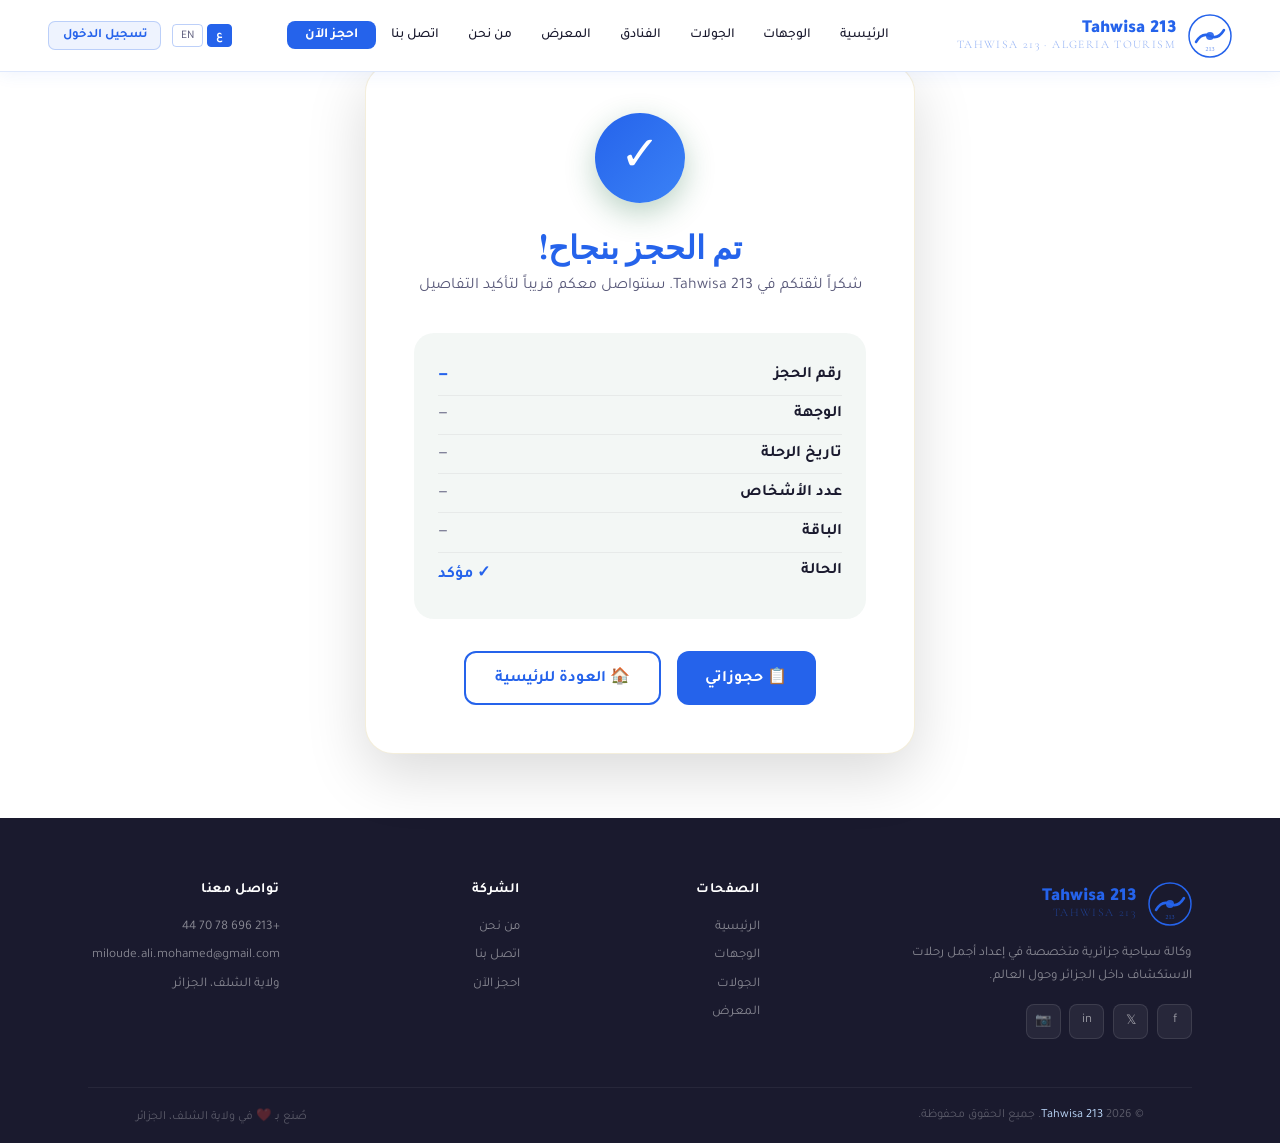
<file: booking-success.html>
<!DOCTYPE html>
<html lang="ar" dir="rtl">
<head>
  <meta charset="UTF-8">
  <meta name="viewport" content="width=device-width, initial-scale=1.0">
  <title>Tahwisa 213 | تم الحجز بنجاح</title>
  <link rel="stylesheet" href="../css/style.css">
</head>
<body>

<nav id="mainNav">
  <a href="../index.html" class="logo">
    <div class="logo-icon"></div>
    <div class="logo-text">
      <span class="logo-ar">Tahwisa 213</span>
      <span class="logo-en">Tahwisa 213 · Algeria Tourism</span>
    </div>
  </a>
  <ul class="nav-links">
    <li><a href="../index.html">الرئيسية</a></li>
    <li><a href="destinations.html">الوجهات</a></li>
    <li><a href="tours.html">الجولات</a></li>
    <li><a href="hotels.html">الفنادق</a></li>
    <li><a href="gallery.html">المعرض</a></li>
    <li><a href="about.html">من نحن</a></li>
    <li><a href="contact.html">اتصل بنا</a></li>
    <li><a href="booking.html" class="nav-cta">احجز الآن</a></li>
  </ul>
  <div class="nav-right">
    <div class="lang-switcher">
      <button class="lang-btn active" onclick="setLang('ar', this)">ع</button>
      <button class="lang-btn" onclick="setLang('en', this)">EN</button>
    </div>
    <button class="btn-login" id="navLoginBtn" onclick="checkAndLogin()">تسجيل الدخول</button>
    <button class="hamburger" id="hbBtn" onclick="toggleMenu()">
      <span></span><span></span><span></span>
    </button>
  </div>
</nav>

<div class="mobile-menu" id="mobileMenu">
  <a href="../index.html" onclick="closeMenu()">🏠 الرئيسية</a>
  <a href="destinations.html" onclick="closeMenu()">🗺️ الوجهات</a>
  <a href="tours.html" onclick="closeMenu()">🧳 الجولات</a>
  <a href="hotels.html" onclick="closeMenu()">🏨 الفنادق</a>
  <a href="gallery.html" onclick="closeMenu()">🖼️ المعرض</a>
  <a href="about.html" onclick="closeMenu()">ℹ️ من نحن</a>
  <a href="contact.html" onclick="closeMenu()">📞 اتصل بنا</a>
  <a href="booking.html" onclick="closeMenu()" style="color: var(--gol) !important; font-weight: 700;">🎟️ احجز الآن</a>
</div>

<div class="success-container">
  <div class="success-card">
    <div class="success-icon">✓</div>
    <h1 class="success-title">تم الحجز بنجاح!</h1>
    <p class="success-message">شكراً لثقتكم في Tahwisa 213. سنتواصل معكم قريباً لتأكيد التفاصيل</p>
    
    <div class="booking-details" id="bookingDetails">
      <div class="detail-row"><span class="detail-label">رقم الحجز</span><span class="detail-value id" id="bookingId">—</span></div>
      <div class="detail-row"><span class="detail-label">الوجهة</span><span class="detail-value" id="bookingDest">—</span></div>
      <div class="detail-row"><span class="detail-label">تاريخ الرحلة</span><span class="detail-value" id="bookingDate">—</span></div>
      <div class="detail-row"><span class="detail-label">عدد الأشخاص</span><span class="detail-value" id="bookingPeople">—</span></div>
      <div class="detail-row"><span class="detail-label">الباقة</span><span class="detail-value" id="bookingPkg">—</span></div>
      <div class="detail-row"><span class="detail-label">الحالة</span><span class="detail-value" style="color: var(--green); font-weight: 700;">✓ مؤكد</span></div>
    </div>
    
    <div class="btns-group">
      <a href="my-bookings.html" class="btn-success">📋 حجوزاتي</a>
      <a href="../index.html" class="btn-outline">🏠 العودة للرئيسية</a>
    </div>
  </div>
</div>

<footer>
  <div class="container">
    <div class="ft-grid">
      <div>
        <div class="logo" style="margin-bottom: .5rem;">
          <div class="logo-icon"></div>
          <div class="logo-text">
            <span class="logo-ar">Tahwisa 213</span>
            <span class="logo-en">Tahwisa 213</span>
          </div>
        </div>
        <p class="ft-desc">وكالة سياحية جزائرية متخصصة في إعداد أجمل رحلات الاستكشاف داخل الجزائر وحول العالم.</p>
        <div class="soc-links">
          <a href="#" class="soc-link">f</a>
          <a href="#" class="soc-link">𝕏</a>
          <a href="#" class="soc-link">in</a>
          <a href="#" class="soc-link">📷</a>
        </div>
      </div>
      <div class="ft-col">
        <h5>الصفحات</h5>
        <ul class="ft-links">
          <li><a href="../index.html">الرئيسية</a></li>
          <li><a href="destinations.html">الوجهات</a></li>
          <li><a href="tours.html">الجولات</a></li>
          <li><a href="gallery.html">المعرض</a></li>
        </ul>
      </div>
      <div class="ft-col">
        <h5>الشركة</h5>
        <ul class="ft-links">
          <li><a href="about.html">من نحن</a></li>
          <li><a href="contact.html">اتصل بنا</a></li>
          <li><a href="booking.html">احجز الآن</a></li>
        </ul>
      </div>
      <div class="ft-col">
        <h5>تواصل معنا</h5>
        <ul class="ft-links">
          <li><a href="tel:+213696787044">+213 696 78 70 44</a></li>
          <li><a href="mailto:miloude.ali.mohamed@gmail.com">miloude.ali.mohamed@gmail.com</a></li>
          <li><a href="#">ولاية الشلف، الجزائر</a></li>
        </ul>
      </div>
    </div>
    <div class="ft-bottom">
      <div class="ft-copy">© 2026 <span>Tahwisa 213</span>. جميع الحقوق محفوظة.</div>
      <div class="ft-copy">صُنع بـ ❤️ في ولاية الشلف، الجزائر</div>
    </div>
  </div>
</footer>

<script src="../js/script.js"></script>
</body>
</html>
</file>
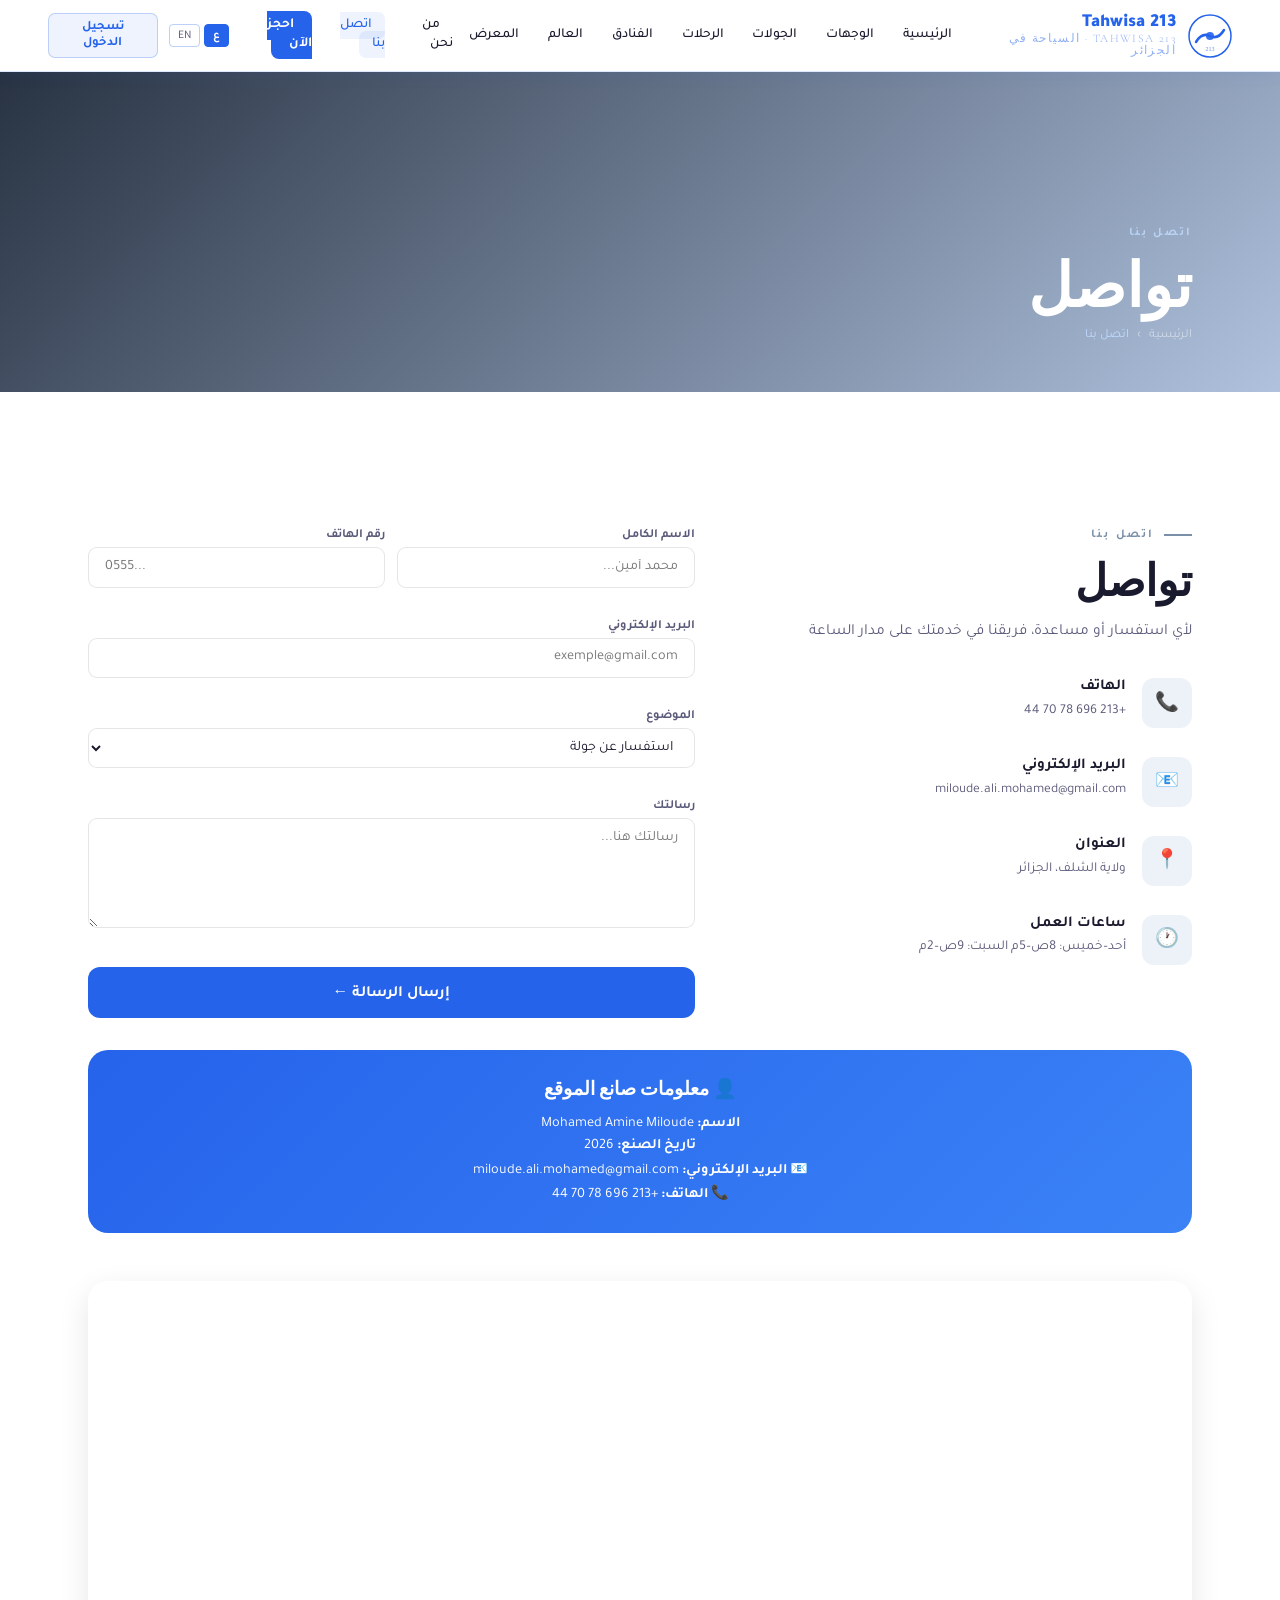
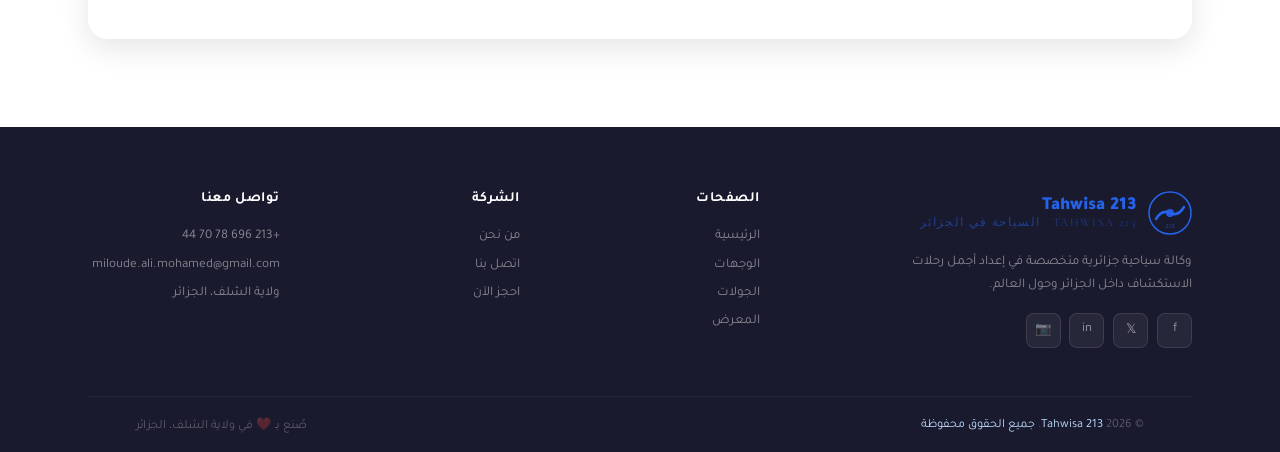
<file: contact.html>
<!DOCTYPE html>
<html lang="ar" dir="rtl">
<head>
  <meta charset="UTF-8">
  <meta name="viewport" content="width=device-width, initial-scale=1.0">
  <title>Tahwisa 213 | اتصل بنا</title>
  <link rel="stylesheet" href="../css/style.css">
</head>
<body>

<nav id="mainNav">
  <a href="../index.html" class="logo">
    <div class="logo-icon"></div>
    <div class="logo-text">
      <span class="logo-ar" data-key="brand_name">Tahwisa 213</span>
      <span class="logo-en" data-key="brand_slogan">Tahwisa 213 · Algeria Tourism</span>
    </div>
  </a>
  <ul class="nav-links">
    <li><a href="../index.html" data-key="nav_home">الرئيسية</a></li>
    <li><a href="destinations.html" data-key="nav_destinations">الوجهات</a></li>
    <li><a href="tours.html" data-key="nav_tours">الجولات</a></li>
    <li><a href="trips.html" data-key="nav_trips">الرحلات</a></li>
    <li><a href="hotels.html" data-key="nav_hotels">الفنادق</a></li>
    <li><a href="world-tours.html" data-key="nav_world">العالم</a></li>
    <li><a href="gallery.html" data-key="nav_gallery">المعرض</a></li>
    <li><a href="about.html" data-key="nav_about">من نحن</a></li>
    <li><a href="contact.html" class="active" data-key="nav_contact">اتصل بنا</a></li>
    <li><a href="booking.html" class="nav-cta" data-key="nav_booking">احجز الآن</a></li>
  </ul>
  <div class="nav-right">
    <div class="lang-switcher">
      <button class="lang-btn" data-lang="ar" onclick="changeLanguage('ar')">ع</button>
      <button class="lang-btn" data-lang="en" onclick="changeLanguage('en')">EN</button>
    </div>
    <button class="btn-login" id="navLoginBtn" onclick="checkAndLogin()" data-key="nav_login">تسجيل الدخول</button>
    <button class="hamburger" id="hbBtn" onclick="toggleMenu()"><span></span><span></span><span></span></button>
  </div>
</nav>

<div class="mobile-menu" id="mobileMenu">
  <a href="../index.html" onclick="closeMenu()" data-key="nav_home">🏠 الرئيسية</a>
  <a href="destinations.html" onclick="closeMenu()" data-key="nav_destinations">🗺️ الوجهات</a>
  <a href="tours.html" onclick="closeMenu()" data-key="nav_tours">🧳 الجولات</a>
  <a href="trips.html" onclick="closeMenu()" data-key="nav_trips">✈️ الرحلات</a>
  <a href="hotels.html" onclick="closeMenu()" data-key="nav_hotels">🏨 الفنادق</a>
  <a href="world-tours.html" onclick="closeMenu()" data-key="nav_world">🌍 العالم</a>
  <a href="gallery.html" onclick="closeMenu()" data-key="nav_gallery">🖼️ المعرض</a>
  <a href="about.html" onclick="closeMenu()" data-key="nav_about">ℹ️ من نحن</a>
  <a href="contact.html" onclick="closeMenu()" data-key="nav_contact">📞 اتصل بنا</a>
  <a href="booking.html" onclick="closeMenu()" style="color: var(--gol) !important; font-weight: 700;" data-key="nav_booking">🎟️ احجز الآن</a>
</div>

<div class="page-header">
  <div class="ph-bg" style="background-image: url('https://images.unsplash.com/photo-1422222948315-28aadb7a2cb8?w=1600&h=500&fit=crop');"></div>
  <div class="ph-ov"></div>
  <div class="ph-cnt">
    <div class="ph-label" data-key="contact_label">اتصل بنا</div>
    <h1 class="ph-title" data-key="contact_title_1">تواصل <span data-key="contact_title_2">معنا</span></h1>
    <div class="breadcrumb"><a href="../index.html" data-key="nav_home">الرئيسية</a><span class="sep">›</span><span class="cur" data-key="nav_contact">اتصل بنا</span></div>
  </div>
</div>

<section style="background: var(--white);">
  <div class="container">
    <div class="contact-grid">
      <div class="reveal">
        <p class="sec-label" data-key="contact_label">اتصل بنا</p>
        <h2 class="sec-title" data-key="contact_title_1">نحن هنا <span data-key="contact_title_2">لمساعدتك</span></h2>
        <p class="sec-desc" data-key="contact_desc">لأي استفسار أو مساعدة، فريقنا في خدمتك على مدار الساعة</p>
        <div style="margin-top: 2rem;"><div class="ci"><div class="ci-icon">📞</div><div><h4 data-key="contact_phone_label">الهاتف</h4><p>+213 696 78 70 44</p></div></div><div class="ci"><div class="ci-icon">📧</div><div><h4 data-key="contact_email_label">البريد الإلكتروني</h4><p>miloude.ali.mohamed@gmail.com</p></div></div><div class="ci"><div class="ci-icon">📍</div><div><h4 data-key="contact_address_label">العنوان</h4><p data-key="footer_address">ولاية الشلف، الجزائر</p></div></div><div class="ci"><div class="ci-icon">🕐</div><div><h4 data-key="contact_hours_label">ساعات العمل</h4><p data-key="contact_hours_value">أحد–خميس: 8ص–5م<br>السبت: 9ص–2م</p></div></div></div>
      </div>
      <div class="reveal">
        <div class="cf"><div class="f2"><div class="fg"><label data-key="contact_name_placeholder">الاسم الكامل</label><input type="text" class="fi" placeholder="محمد أمين..." id="cName"></div><div class="fg"><label data-key="contact_phone_placeholder">رقم الهاتف</label><input type="tel" class="fi" placeholder="0555..." id="cPhone"></div></div><div class="fg"><label data-key="contact_email_placeholder">البريد الإلكتروني</label><input type="email" class="fi" placeholder="exemple@gmail.com" id="cEmail"></div><div class="fg"><label>الموضوع</label><select class="fi" id="cSubj"><option>استفسار عن جولة</option><option>حجز رحلة</option><option>شكوى أو اقتراح</option><option>شراكة تجارية</option></select></div><div class="fg"><label data-key="contact_msg_placeholder">الرسالة</label><textarea class="fi" placeholder="رسالتك هنا..." id="cMsg" rows="5"></textarea></div><button class="cf-submit" onclick="submitContact()" data-key="contact_send_btn">إرسال الرسالة ←</button></div>
      </div>
    </div>
    <div class="creator-info reveal"><h3>👤 معلومات صانع الموقع</h3><p><strong data-key="contact_name">الاسم:</strong> Mohamed Amine Miloude</p><p><strong data-key="contact_date">تاريخ الصنع:</strong> 2026</p><p><strong>📧 البريد الإلكتروني:</strong> miloude.ali.mohamed@gmail.com</p><p><strong>📞 الهاتف:</strong> +213 696 78 70 44</p></div>
    <div class="map-container reveal"><iframe src="https://www.google.com/maps/embed?pb=!1m18!1m12!1m3!1d103207.26846843406!2d1.247703!3d36.165137!2m3!1f0!2f0!3f0!3m2!1i1024!2i768!4f13.1!3m3!1m2!1s0x1285c4f7b6b3b3b3%3A0x8b8b8b8b8b8b8b8b!2z2YXYtdmI2YUg2KfZhNiz2YrYp9ix!5e0!3m2!1sar!2sdz!4v1700000000000" allowfullscreen loading="lazy"></iframe></div>
  </div>
</section>

<footer>
  <div class="container">
    <div class="ft-grid">
      <div><div class="logo" style="margin-bottom: .5rem;"><div class="logo-icon"></div><div class="logo-text"><span class="logo-ar" data-key="brand_name">Tahwisa 213</span><span class="logo-en" data-key="brand_slogan">Tahwisa 213</span></div></div><p class="ft-desc" data-key="footer_desc">وكالة سياحية جزائرية متخصصة في إعداد أجمل رحلات الاستكشاف داخل الجزائر وحول العالم.</p><div class="soc-links"><a href="#" class="soc-link">f</a><a href="#" class="soc-link">𝕏</a><a href="#" class="soc-link">in</a><a href="#" class="soc-link">📷</a></div></div>
      <div class="ft-col"><h5 data-key="footer_pages">الصفحات</h5><ul class="ft-links"><li><a href="../index.html" data-key="nav_home">الرئيسية</a></li><li><a href="destinations.html" data-key="nav_destinations">الوجهات</a></li><li><a href="tours.html" data-key="nav_tours">الجولات</a></li><li><a href="gallery.html" data-key="nav_gallery">المعرض</a></li></ul></div>
      <div class="ft-col"><h5 data-key="footer_company">الشركة</h5><ul class="ft-links"><li><a href="about.html" data-key="nav_about">من نحن</a></li><li><a href="contact.html" data-key="nav_contact">اتصل بنا</a></li><li><a href="booking.html" data-key="nav_booking">احجز الآن</a></li></ul></div>
      <div class="ft-col"><h5 data-key="footer_contact">تواصل معنا</h5><ul class="ft-links"><li><a href="tel:+213696787044">+213 696 78 70 44</a></li><li><a href="mailto:miloude.ali.mohamed@gmail.com">miloude.ali.mohamed@gmail.com</a></li><li><a href="#" data-key="footer_address">ولاية الشلف، الجزائر</a></li></ul></div>
    </div>
    <div class="ft-bottom"><div class="ft-copy">© 2026 <span>Tahwisa 213</span>. <span data-key="copyright">جميع الحقوق محفوظة</span></div><div class="ft-copy" data-key="made_with">صُنع بـ ❤️ في ولاية الشلف، الجزائر</div></div>
  </div>
</footer>

<script src="../js/script.js"></script>
</body>
</html>
</file>
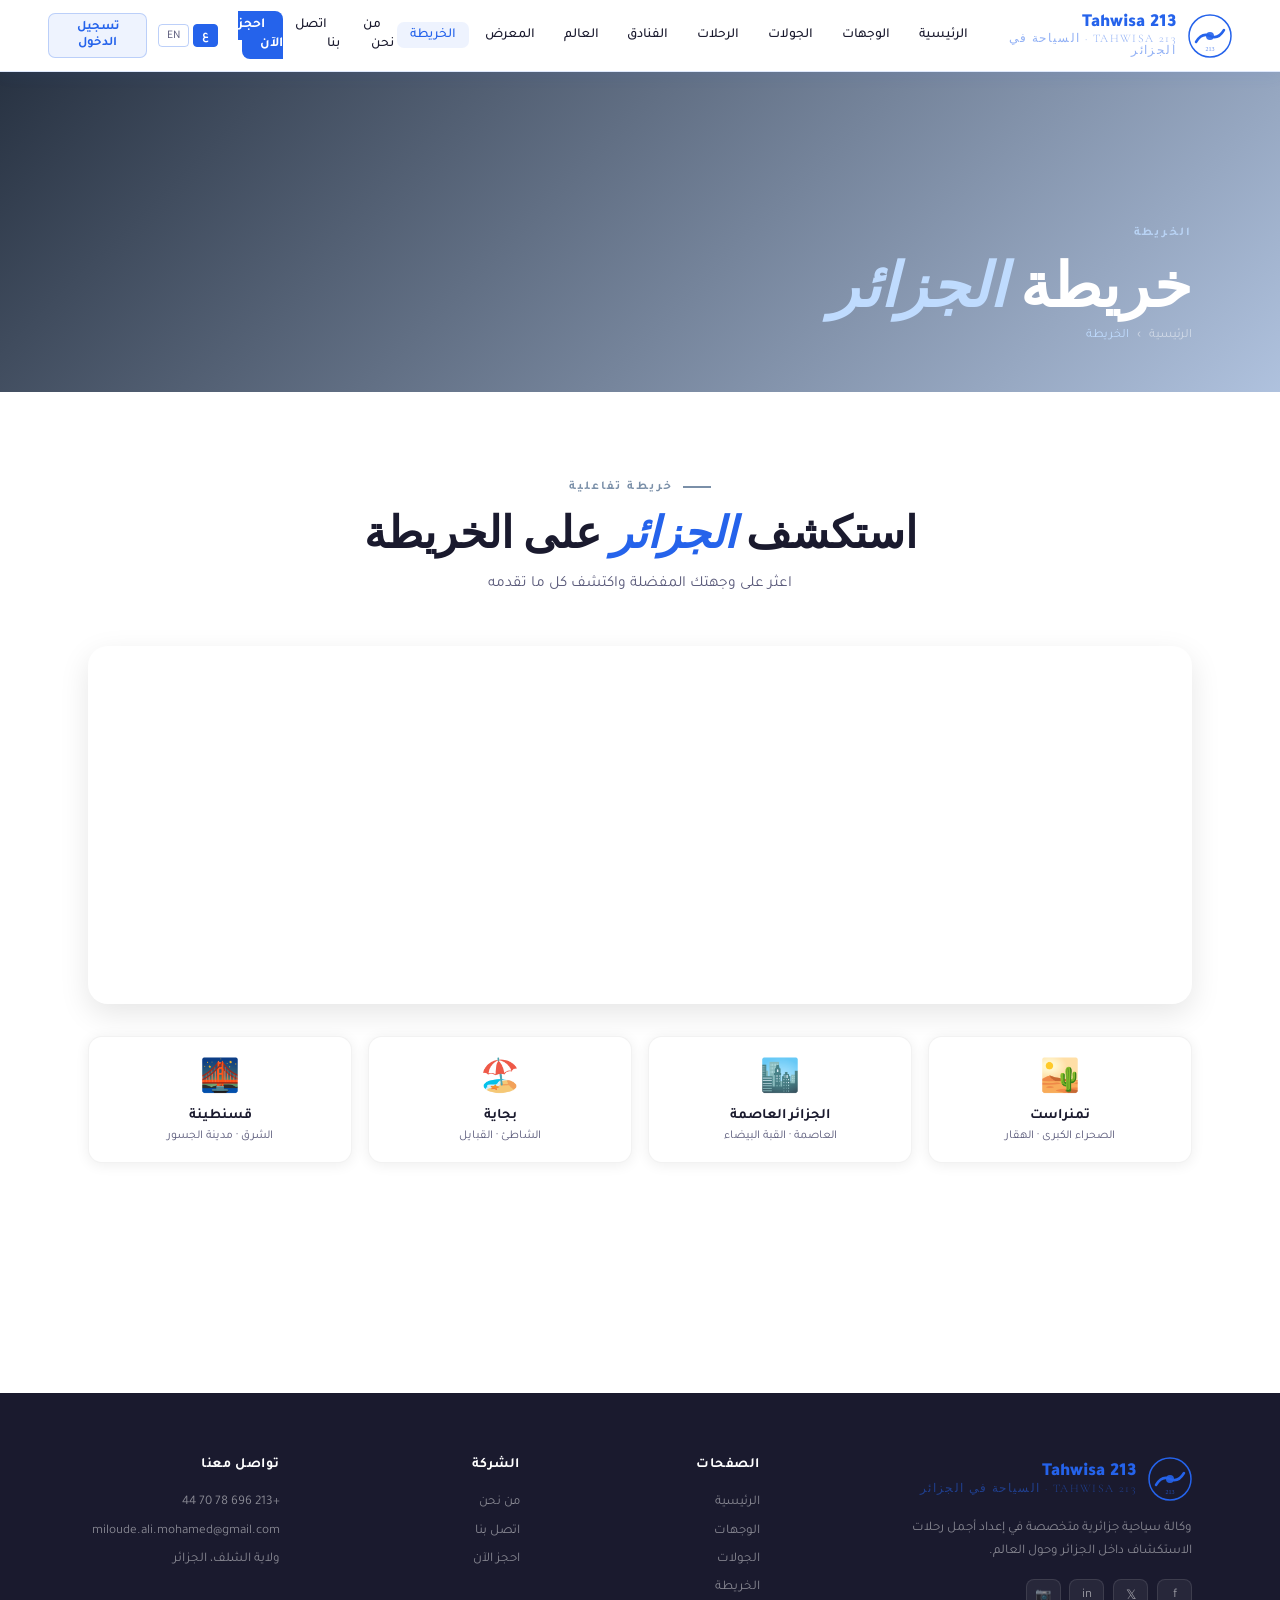
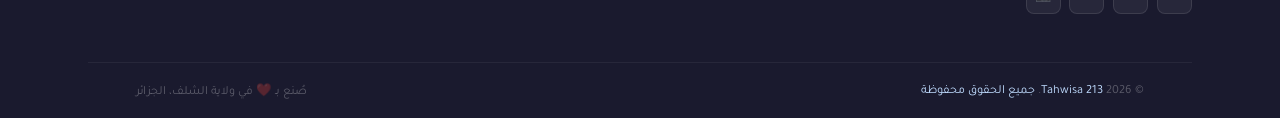
<file: map.html>
<!DOCTYPE html>
<html lang="ar" dir="rtl">
<head>
  <meta charset="UTF-8">
  <meta name="viewport" content="width=device-width, initial-scale=1.0">
  <title>Tahwisa 213 | الخريطة</title>
  <link rel="stylesheet" href="../css/style.css">
</head>
<body>

<nav id="mainNav">
  <a href="../index.html" class="logo">
    <div class="logo-icon"></div>
    <div class="logo-text">
      <span class="logo-ar" data-key="brand_name">Tahwisa 213</span>
      <span class="logo-en" data-key="brand_slogan">Tahwisa 213 · Algeria Tourism</span>
    </div>
  </a>
  <ul class="nav-links">
    <li><a href="../index.html" data-key="nav_home">الرئيسية</a></li>
    <li><a href="destinations.html" data-key="nav_destinations">الوجهات</a></li>
    <li><a href="tours.html" data-key="nav_tours">الجولات</a></li>
    <li><a href="trips.html" data-key="nav_trips">الرحلات</a></li>
    <li><a href="hotels.html" data-key="nav_hotels">الفنادق</a></li>
    <li><a href="world-tours.html" data-key="nav_world">العالم</a></li>
    <li><a href="gallery.html" data-key="nav_gallery">المعرض</a></li>
    <li><a href="map.html" class="active">الخريطة</a></li>
    <li><a href="about.html" data-key="nav_about">من نحن</a></li>
    <li><a href="contact.html" data-key="nav_contact">اتصل بنا</a></li>
    <li><a href="booking.html" class="nav-cta" data-key="nav_booking">احجز الآن</a></li>
  </ul>
  <div class="nav-right">
    <div class="lang-switcher">
      <button class="lang-btn" data-lang="ar" onclick="changeLanguage('ar')">ع</button>
      <button class="lang-btn" data-lang="en" onclick="changeLanguage('en')">EN</button>
    </div>
    <button class="btn-login" id="navLoginBtn" onclick="checkAndLogin()" data-key="nav_login">تسجيل الدخول</button>
    <button class="hamburger" id="hbBtn" onclick="toggleMenu()"><span></span><span></span><span></span></button>
  </div>
</nav>

<div class="mobile-menu" id="mobileMenu">
  <a href="../index.html" onclick="closeMenu()" data-key="nav_home">🏠 الرئيسية</a>
  <a href="destinations.html" onclick="closeMenu()" data-key="nav_destinations">🗺️ الوجهات</a>
  <a href="tours.html" onclick="closeMenu()" data-key="nav_tours">🧳 الجولات</a>
  <a href="trips.html" onclick="closeMenu()" data-key="nav_trips">✈️ الرحلات</a>
  <a href="hotels.html" onclick="closeMenu()" data-key="nav_hotels">🏨 الفنادق</a>
  <a href="world-tours.html" onclick="closeMenu()" data-key="nav_world">🌍 العالم</a>
  <a href="gallery.html" onclick="closeMenu()" data-key="nav_gallery">🖼️ المعرض</a>
  <a href="map.html" onclick="closeMenu()">📍 الخريطة</a>
  <a href="about.html" onclick="closeMenu()" data-key="nav_about">ℹ️ من نحن</a>
  <a href="contact.html" onclick="closeMenu()" data-key="nav_contact">📞 اتصل بنا</a>
  <a href="booking.html" onclick="closeMenu()" style="color: var(--gol) !important; font-weight: 700;" data-key="nav_booking">🎟️ احجز الآن</a>
</div>

<div class="page-header">
  <div class="ph-bg" style="background-image: url('https://images.unsplash.com/photo-1467269204594-9661b134dd2b?w=1600&h=500&fit=crop');"></div>
  <div class="ph-ov"></div>
  <div class="ph-cnt">
    <div class="ph-label">الخريطة</div>
    <h1 class="ph-title">خريطة <span>الجزائر</span></h1>
    <div class="breadcrumb"><a href="../index.html" data-key="nav_home">الرئيسية</a><span class="sep">›</span><span class="cur">الخريطة</span></div>
  </div>
</div>

<section style="background: var(--cream);">
  <div class="container">
    <div class="reveal" style="text-align: center;"><p class="sec-label" style="justify-content: center;">خريطة تفاعلية</p><h2 class="sec-title" style="text-align: center;">استكشف <span>الجزائر</span> على الخريطة</h2><p class="sec-desc" style="margin: 0 auto; text-align: center;">اعثر على وجهتك المفضلة واكتشف كل ما تقدمه</p></div>
    <div class="map-container reveal"><iframe class="map-iframe" src="https://www.google.com/maps/embed?pb=!1m14!1m12!1m3!1d12600000!2d3.0!3d28.0!2m3!1f0!2f0!3f0!3m2!1i1024!2i768!4f13.1!5e0!3m2!1sar!2sdz!4v1700000000000!5m2!1sar!2sdz" allowfullscreen loading="lazy"></iframe></div>
    <div class="locations-grid"><div class="location-card reveal" onclick="showToast('📍 تمنراست - جوهرة الصحراء')"><div class="location-icon">🏜️</div><div class="location-name">تمنراست</div><div class="location-desc">الصحراء الكبرى · الهقار</div></div><div class="location-card reveal" onclick="showToast('📍 الجزائر العاصمة - القبة البيضاء')"><div class="location-icon">🏙️</div><div class="location-name">الجزائر العاصمة</div><div class="location-desc">العاصمة · القبة البيضاء</div></div><div class="location-card reveal" onclick="showToast('📍 بجاية - ساحل القبايل')"><div class="location-icon">🏖️</div><div class="location-name">بجاية</div><div class="location-desc">الشاطئ · القبايل</div></div><div class="location-card reveal" onclick="showToast('📍 قسنطينة - مدينة الجسور المعلقة')"><div class="location-icon">🌉</div><div class="location-name">قسنطينة</div><div class="location-desc">الشرق · مدينة الجسور</div></div><div class="location-card reveal" onclick="showToast('📍 وهران - الباهية')"><div class="location-icon">🎵</div><div class="location-name">وهران</div><div class="location-desc">الغرب · الباهية</div></div><div class="location-card reveal" onclick="showToast('📍 تلمسان - عاصمة الزيانيين')"><div class="location-icon">🕌</div><div class="location-name">تلمسان</div><div class="location-desc">الغرب · تاريخ</div></div><div class="location-card reveal" onclick="showToast('📍 غرداية - وادي مزاب')"><div class="location-icon">🏰</div><div class="location-name">غرداية</div><div class="location-desc">الجنوب · يونيسكو</div></div><div class="location-card reveal" onclick="showToast('📍 عنابة - مدينة الفيروز')"><div class="location-icon">🏖️</div><div class="location-name">عنابة</div><div class="location-desc">الشرق · شاطئ</div></div></div>
  </div>
</section>

<footer>
  <div class="container">
    <div class="ft-grid">
      <div><div class="logo" style="margin-bottom: .5rem;"><div class="logo-icon"></div><div class="logo-text"><span class="logo-ar" data-key="brand_name">Tahwisa 213</span><span class="logo-en" data-key="brand_slogan">Tahwisa 213</span></div></div><p class="ft-desc" data-key="footer_desc">وكالة سياحية جزائرية متخصصة في إعداد أجمل رحلات الاستكشاف داخل الجزائر وحول العالم.</p><div class="soc-links"><a href="#" class="soc-link">f</a><a href="#" class="soc-link">𝕏</a><a href="#" class="soc-link">in</a><a href="#" class="soc-link">📷</a></div></div>
      <div class="ft-col"><h5 data-key="footer_pages">الصفحات</h5><ul class="ft-links"><li><a href="../index.html" data-key="nav_home">الرئيسية</a></li><li><a href="destinations.html" data-key="nav_destinations">الوجهات</a></li><li><a href="tours.html" data-key="nav_tours">الجولات</a></li><li><a href="map.html">الخريطة</a></li></ul></div>
      <div class="ft-col"><h5 data-key="footer_company">الشركة</h5><ul class="ft-links"><li><a href="about.html" data-key="nav_about">من نحن</a></li><li><a href="contact.html" data-key="nav_contact">اتصل بنا</a></li><li><a href="booking.html" data-key="nav_booking">احجز الآن</a></li></ul></div>
      <div class="ft-col"><h5 data-key="footer_contact">تواصل معنا</h5><ul class="ft-links"><li><a href="tel:+213696787044">+213 696 78 70 44</a></li><li><a href="mailto:miloude.ali.mohamed@gmail.com">miloude.ali.mohamed@gmail.com</a></li><li><a href="#" data-key="footer_address">ولاية الشلف، الجزائر</a></li></ul></div>
    </div>
    <div class="ft-bottom"><div class="ft-copy">© 2026 <span>Tahwisa 213</span>. <span data-key="copyright">جميع الحقوق محفوظة</span></div><div class="ft-copy" data-key="made_with">صُنع بـ ❤️ في ولاية الشلف، الجزائر</div></div>
  </div>
</footer>

<script src="../js/script.js"></script>
</body>
</html>
</file>
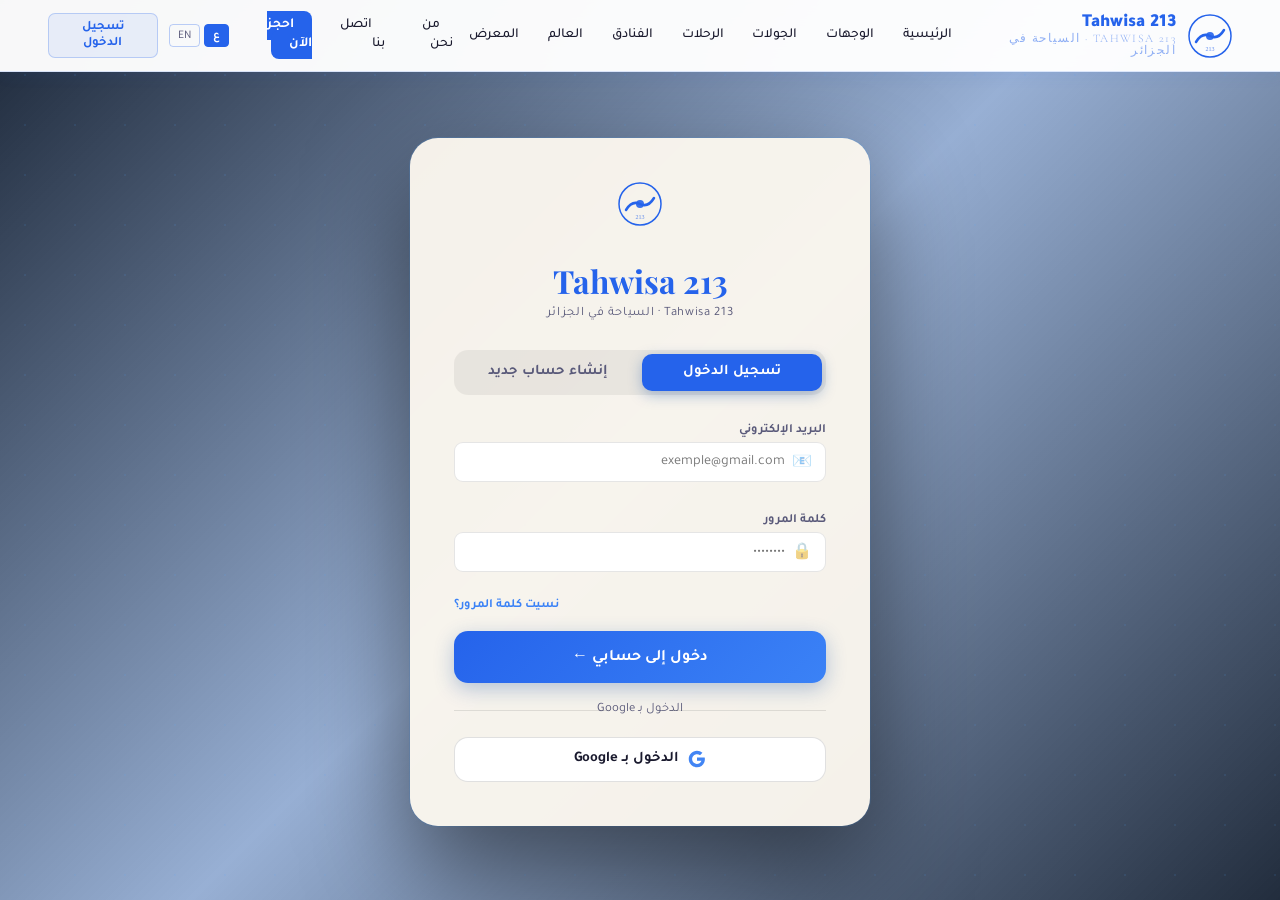
<file: my-bookings.html>
<!DOCTYPE html>
<html lang="ar" dir="rtl">
<head>
  <meta charset="UTF-8">
  <meta name="viewport" content="width=device-width, initial-scale=1.0">
  <title>Tahwisa 213 | حجوزاتي</title>
  <link rel="stylesheet" href="../css/style.css">
</head>
<body>

<nav id="mainNav">
  <a href="../index.html" class="logo">
    <div class="logo-icon"></div>
    <div class="logo-text">
      <span class="logo-ar" data-key="brand_name">Tahwisa 213</span>
      <span class="logo-en" data-key="brand_slogan">Tahwisa 213 · Algeria Tourism</span>
    </div>
  </a>
  <ul class="nav-links">
    <li><a href="../index.html" data-key="nav_home">الرئيسية</a></li>
    <li><a href="destinations.html" data-key="nav_destinations">الوجهات</a></li>
    <li><a href="tours.html" data-key="nav_tours">الجولات</a></li>
    <li><a href="trips.html" data-key="nav_trips">الرحلات</a></li>
    <li><a href="hotels.html" data-key="nav_hotels">الفنادق</a></li>
    <li><a href="world-tours.html" data-key="nav_world">العالم</a></li>
    <li><a href="gallery.html" data-key="nav_gallery">المعرض</a></li>
    <li><a href="about.html" data-key="nav_about">من نحن</a></li>
    <li><a href="contact.html" data-key="nav_contact">اتصل بنا</a></li>
    <li><a href="booking.html" class="nav-cta" data-key="nav_booking">احجز الآن</a></li>
  </ul>
  <div class="nav-right">
    <div class="lang-switcher">
      <button class="lang-btn" data-lang="ar" onclick="changeLanguage('ar')">ع</button>
      <button class="lang-btn" data-lang="en" onclick="changeLanguage('en')">EN</button>
    </div>
    <button class="btn-login" id="navLoginBtn" onclick="checkAndLogin()" data-key="nav_login">تسجيل الدخول</button>
    <button class="hamburger" id="hbBtn" onclick="toggleMenu()"><span></span><span></span><span></span></button>
  </div>
</nav>

<div class="mobile-menu" id="mobileMenu">
  <a href="../index.html" onclick="closeMenu()" data-key="nav_home">🏠 الرئيسية</a>
  <a href="destinations.html" onclick="closeMenu()" data-key="nav_destinations">🗺️ الوجهات</a>
  <a href="tours.html" onclick="closeMenu()" data-key="nav_tours">🧳 الجولات</a>
  <a href="trips.html" onclick="closeMenu()" data-key="nav_trips">✈️ الرحلات</a>
  <a href="hotels.html" onclick="closeMenu()" data-key="nav_hotels">🏨 الفنادق</a>
  <a href="world-tours.html" onclick="closeMenu()" data-key="nav_world">🌍 العالم</a>
  <a href="gallery.html" onclick="closeMenu()" data-key="nav_gallery">🖼️ المعرض</a>
  <a href="about.html" onclick="closeMenu()" data-key="nav_about">ℹ️ من نحن</a>
  <a href="contact.html" onclick="closeMenu()" data-key="nav_contact">📞 اتصل بنا</a>
  <a href="booking.html" onclick="closeMenu()" style="color: var(--gol) !important; font-weight: 700;" data-key="nav_booking">🎟️ احجز الآن</a>
</div>

<div class="page-header" style="min-height: 240px;">
  <div class="ph-bg" style="background-image: url('https://images.unsplash.com/photo-1467269204594-9661b134dd2b?w=1600&h=400&fit=crop');"></div>
  <div class="ph-ov"></div>
  <div class="ph-cnt"><div class="ph-label" data-key="mybookings_title">لوحة المستخدم</div><h1 class="ph-title" data-key="mybookings_title">حجوزاتي <span>ورحلاتي</span></h1></div>
</div>

<section style="background: var(--cream); padding: 3rem 0 5rem;">
  <div class="dashboard-wrap">
    <div class="dash-header"><div><div class="dash-welcome"><span data-key="mybookings_welcome">أهلاً</span> <span id="dashName">...</span> 👋</div><div style="font-size: 0.85rem; color: var(--tl); margin-top: 0.3rem;" data-key="mybookings_sub">إليك ملخص حجوزاتك مع Tahwisa 213</div></div><div style="display: flex; gap: 0.75rem; align-items: center;"><a href="booking.html" class="btn-g" data-key="mybookings_new">➕ حجز جديد</a><button class="logout-btn" onclick="doLogout()" data-key="mybookings_logout">تسجيل الخروج</button></div></div>
    <div class="dash-stats"><div class="ds"><div class="ds-icon green">🧳</div><div><div class="ds-num" id="statTotal">0</div><div class="ds-lbl" data-key="mybookings_stats_total">إجمالي الحجوزات</div></div></div><div class="ds"><div class="ds-icon gold">✓</div><div><div class="ds-num" id="statConfirmed">0</div><div class="ds-lbl" data-key="mybookings_stats_confirmed">حجوزات مؤكدة</div></div></div><div class="ds"><div class="ds-icon red">📅</div><div><div class="ds-num" id="statNext">—</div><div class="ds-lbl" data-key="mybookings_stats_next">الرحلة القادمة</div></div></div></div>
    <div style="display: flex; align-items: center; justify-content: space-between; margin-bottom: 1.25rem;"><div style="font-family: 'Playfair Display', serif; font-size: 1.2rem; font-weight: 700; color: var(--dark);" data-key="mybookings_history">سجل الحجوزات</div><button onclick="clearBookings()" style="background: none; border: none; font-size: 0.78rem; color: var(--tl); cursor: pointer; font-family: 'Tajawal', sans-serif;" data-key="mybookings_delete_all">🗑️ مسح الكل</button></div>
    <div class="bookings-list" id="bookingsList"><div class="empty-state"><div class="empty-icon">🧳</div><div class="empty-title" data-key="mybookings_empty">لا يوجد حجوزات بعد</div><div style="font-size: 0.88rem; margin-bottom: 1.5rem;" data-key="mybookings_empty_desc">ابدأ مغامرتك الأولى مع Tahwisa 213</div><a href="booking.html" class="btn-p" data-key="nav_booking">احجز الآن ←</a></div></div>
  </div>
</section>

<footer>
  <div class="container">
    <div class="ft-grid">
      <div><div class="logo" style="margin-bottom: .5rem;"><div class="logo-icon"></div><div class="logo-text"><span class="logo-ar" data-key="brand_name">Tahwisa 213</span><span class="logo-en" data-key="brand_slogan">Tahwisa 213</span></div></div><p class="ft-desc" data-key="footer_desc">وكالة سياحية جزائرية متخصصة في إعداد أجمل رحلات الاستكشاف داخل الجزائر وحول العالم.</p><div class="soc-links"><a href="#" class="soc-link">f</a><a href="#" class="soc-link">𝕏</a><a href="#" class="soc-link">in</a><a href="#" class="soc-link">📷</a></div></div>
      <div class="ft-col"><h5 data-key="footer_pages">الصفحات</h5><ul class="ft-links"><li><a href="../index.html" data-key="nav_home">الرئيسية</a></li><li><a href="destinations.html" data-key="nav_destinations">الوجهات</a></li><li><a href="tours.html" data-key="nav_tours">الجولات</a></li><li><a href="gallery.html" data-key="nav_gallery">المعرض</a></li></ul></div>
      <div class="ft-col"><h5 data-key="footer_company">الشركة</h5><ul class="ft-links"><li><a href="about.html" data-key="nav_about">من نحن</a></li><li><a href="contact.html" data-key="nav_contact">اتصل بنا</a></li><li><a href="booking.html" data-key="nav_booking">احجز الآن</a></li></ul></div>
      <div class="ft-col"><h5 data-key="footer_contact">تواصل معنا</h5><ul class="ft-links"><li><a href="tel:+213696787044">+213 696 78 70 44</a></li><li><a href="mailto:miloude.ali.mohamed@gmail.com">miloude.ali.mohamed@gmail.com</a></li><li><a href="#" data-key="footer_address">ولاية الشلف، الجزائر</a></li></ul></div>
    </div>
    <div class="ft-bottom"><div class="ft-copy">© 2026 <span>Tahwisa 213</span>. <span data-key="copyright">جميع الحقوق محفوظة</span></div><div class="ft-copy" data-key="made_with">صُنع بـ ❤️ في ولاية الشلف، الجزائر</div></div>
  </div>
</footer>

<script src="../js/script.js"></script>
</body>
</html>
</file>
<file: css/style.css>
@import url('https://fonts.googleapis.com/css2?family=Tajawal:wght@300;400;500;700;900&family=Playfair+Display:ital,wght@0,400;0,700;1,400&family=Cormorant+Garamond:ital,wght@0,300;0,600;1,300&display=swap'); 
 
:root { 
  --green: #2563eb; 
  --gl: #3b82f6; 
  --gd: #1e40af; 
  --red: #c0392b; 
  --gold: #60a5fa; 
  --gol: #bfdbfe; 
  --cream: #ffffff; 
  --dark: #1a1a2e; 
  --text: #1a1a2e; 
  --tl: #5a5a7a; 
  --white: #fff; 
  --nh: 72px; 
  --r: 14px; 
} 

*, 
*::before, 
*::after { 
  margin: 0; 
  padding: 0; 
  box-sizing: border-box; 
} 

html { 
  scroll-behavior: smooth; 
} 

body { 
  font-family: 'Tajawal', sans-serif; 
  background: var(--cream); 
  color: var(--text); 
  overflow-x: hidden; 
  direction: rtl; 
} 

body.en { 
  direction: ltr; 
} 

img { 
  display: block; 
  max-width: 100%; 
} 

a { 
  text-decoration: none; 
} 

ul { 
  list-style: none; 
} 

::-webkit-scrollbar { 
  width: 6px; 
} 

::-webkit-scrollbar-track { 
  background: var(--dark); 
} 

::-webkit-scrollbar-thumb { 
  background: var(--gold); 
  border-radius: 3px; 
} 

/* ========== NAVBAR ========== */ 
nav { 
  position: fixed; 
  top: 0; 
  width: 100%; 
  z-index: 1000; 
  height: var(--nh); 
  background: rgba(255, 255, 255, 0.97); 
  backdrop-filter: blur(14px); 
  display: flex; 
  align-items: center; 
  justify-content: space-between; 
  padding: 0 3rem; 
  border-bottom: 1px solid rgba(37, 99, 235, 0.15); 
  transition: box-shadow 0.3s; 
  box-shadow: 0 2px 16px rgba(37, 99, 235, 0.08); 
} 

nav.scrolled { 
  box-shadow: 0 4px 30px rgba(0, 0, 0, 0.45); 
} 

.logo { 
  display: flex; 
  align-items: center; 
  gap: 0.75rem; 
} 

.logo-icon { 
  width: 44px; 
  height: 44px; 
} 

.logo-text { 
  display: flex; 
  flex-direction: column; 
  line-height: 1; 
} 

.logo-ar { 
  font-size: 1.15rem; 
  font-weight: 900; 
  color: var(--green); 
} 

.logo-en { 
  font-family: 'Cormorant Garamond'; 
  font-size: 0.72rem; 
  font-weight: 300; 
  color: rgba(37, 99, 235, 0.5); 
  letter-spacing: 0.12em; 
  text-transform: uppercase; 
} 

.nav-links { 
  display: flex; 
  align-items: center; 
  gap: 0.2rem; 
} 

.nav-links li a { 
  color: var(--text); 
  font-size: 0.86rem; 
  font-weight: 500; 
  padding: 0.4rem 0.8rem; 
  border-radius: 7px; 
  transition: all 0.2s; 
} 

.nav-links li a:hover, 
.nav-links li a.active { 
  color: var(--green); 
  background: rgba(37, 99, 235, 0.08); 
} 

.nav-cta { 
  background: var(--green) !important; 
  color: #fff !important; 
  font-weight: 700 !important; 
  padding: 0.45rem 1.1rem !important; 
  border-radius: 8px !important; 
} 

.nav-cta:hover { 
  background: var(--gl) !important; 
} 

.nav-right { 
  display: flex; 
  align-items: center; 
  gap: 0.7rem; 
} 

.lang-switcher { 
  display: flex; 
  gap: 0.25rem; 
} 

.lang-btn { 
  background: none; 
  border: 1px solid rgba(37, 99, 235, 0.3); 
  color: var(--tl); 
  font-size: 0.73rem; 
  padding: 0.2rem 0.5rem; 
  border-radius: 4px; 
  cursor: pointer; 
  transition: all 0.2s; 
  font-family: 'Tajawal', sans-serif; 
} 

.lang-btn.active, 
.lang-btn:hover { 
  background: var(--green); 
  color: #fff; 
  border-color: var(--green); 
  font-weight: 700; 
} 

.btn-login { 
  background: rgba(37, 99, 235, 0.08); 
  border: 1px solid rgba(37, 99, 235, 0.25); 
  color: var(--green); 
  padding: 0.35rem 0.85rem; 
  border-radius: 7px; 
  cursor: pointer; 
  font-size: 0.81rem; 
  font-weight: 600; 
  transition: all 0.2s; 
  font-family: 'Tajawal', sans-serif; 
} 

.btn-login:hover { 
  background: rgba(37, 99, 235, 0.15); 
} 

.hamburger { 
  display: none; 
  flex-direction: column; 
  gap: 5px; 
  background: none; 
  border: none; 
  padding: 0.5rem; 
  cursor: pointer; 
} 

.hamburger span { 
  display: block; 
  width: 24px; 
  height: 2px; 
  background: var(--green); 
  border-radius: 2px; 
} 

.mobile-menu { 
  display: none; 
  position: fixed; 
  top: var(--nh); 
  right: 0; 
  width: 100%; 
  z-index: 999; 
  background: rgba(255, 255, 255, 0.98); 
  backdrop-filter: blur(14px); 
  padding:1.5rem 2rem; 
  flex-direction: column; 
  gap: 0.4rem; 
  border-top: 1px solid rgba(37, 99, 235, 0.12); 
  box-shadow: 0 8px 24px rgba(37, 99, 235, 0.1); 
} 

.mobile-menu.open { 
  display: flex; 
} 

.mobile-menu a { 
  color: var(--text); 
  font-size: 1rem; 
  padding: 0.7rem 0; 
  border-bottom: 1px solid rgba(37, 99, 235, 0.08); 
  transition: color 0.2s; 
} 

.mobile-menu a:hover { 
  color: var(--green); 
} 

/* ========== PAGE HEADER ========== */ 
.page-header { 
  min-height: 320px; 
  position: relative; 
  overflow: hidden; 
  display: flex; 
  align-items: flex-end; 
  padding-bottom: 3rem; 
  margin-top: var(--nh); 
} 

.ph-bg { 
  position: absolute; 
  inset: 0; 
  background-size: cover; 
  background-position: center; 
  transform: scale(1.04); 
  animation: phz 18s ease-in-out infinite alternate; 
} 

@keyframes phz { 
  from { transform: scale(1.04); } 
  to { transform: scale(1.09); } 
} 

.ph-ov { 
  position: absolute; 
  inset: 0; 
  background: linear-gradient(135deg, rgba(10, 22, 40, 0.88), rgba(26, 79, 160, 0.35)); 
} 

.ph-cnt { 
  position: relative; 
  z-index: 2; 
  max-width: 1200px; 
  margin: 0 auto; 
  padding: 0 3rem; 
  width: 100%; 
} 

.ph-label { 
  font-size: 0.74rem; 
  font-weight: 700; 
  color: var(--gol); 
  letter-spacing: 0.18em; 
  text-transform: uppercase; 
  margin-bottom: 0.55rem; 
  opacity: 0.85; 
} 

.ph-title { 
  font-family: 'Playfair Display'; 
  font-size: clamp(2rem, 5vw, 3.8rem); 
  font-weight: 700; 
  color: #fff; 
  line-height: 1.1; 
} 

.ph-title span { 
  color: var(--gol); 
  font-style: italic; 
} 

.breadcrumb { 
  display: flex; 
  align-items: center; 
  gap: 0.5rem; 
  margin-top: 0.75rem; 
  font-size: 0.79rem; 
  color: rgba(255, 255, 255, 0.5); 
} 

.breadcrumb a { 
  color: rgba(255, 255, 255, 0.5); 
  transition: color 0.2s; 
} 

.breadcrumb a:hover { 
  color: var(--gol); 
} 

.breadcrumb .cur { 
  color: var(--gol); 
} 

/* ========== CONTAINER ========== */ 
.container { 
  max-width: 1200px; 
  margin: 0 auto; 
  padding: 0 3rem; 
} 

section { 
  padding: 5.5rem 0; 
} 

/* ========== SECTION HEADER ========== */ 
.sec-hd { 
  display: flex; 
  justify-content: space-between; 
  align-items: flex-end; 
  flex-wrap: wrap; 
  gap: 1rem; 
  margin-bottom: 3rem; 
} 

.sec-label { 
  font-size: 0.75rem; 
  font-weight: 700; 
  color: #7a8fa8; 
  letter-spacing: 0.18em; 
  text-transform: uppercase; 
  margin-bottom: 0.65rem; 
  display: flex; 
  align-items: center; 
  gap: 0.6rem; 
} 

.sec-label::before { 
  content: ''; 
  display: block; 
  width: 28px; 
  height: 2px; 
  background: #7a8fa8; 
} 

.sec-label.gold { 
  color: var(--gol); 
} 

.sec-label.gold::before { 
  background: var(--gol); 
} 

.sec-title { 
  font-family: 'Playfair Display'; 
  font-size: clamp(1.85rem, 3.4vw, 2.85rem); 
  font-weight: 700; 
  color: var(--dark); 
  line-height: 1.2; 
  margin-bottom: 0.9rem; 
} 

.sec-title span { 
  color: #2563eb; 
  font-style: italic; 
} 

.sec-title.white { 
  color: #fff; 
} 

.sec-title.white span { 
  color: var(--gol); 
} 

.sec-desc { 
  color: var(--tl); 
  font-size: 0.97rem; 
  line-height: 1.75; 
  max-width: 560px; 
} 

.sec-desc.light { 
  color: rgba(255, 255, 255, 0.7); 
} 

/* ========== BUTTONS ========== */ 
.btn-p { 
  display: inline-flex; 
  align-items: center; 
  gap: 0.5rem; 
  background: var(--gold); 
  color: var(--dark); 
  font-weight: 700; 
  font-size: 0.92rem; 
  padding: 0.82rem 1.85rem; 
  border-radius: 10px; 
  border: none; 
  cursor: pointer; 
  transition: all 0.3s; 
  font-family: 'Tajawal', sans-serif; 
} 

.btn-p:hover { 
  background: var(--gol); 
  transform: translateY(-2px); 
  box-shadow: 0 10px 28px rgba(77, 166, 255, 0.35); 
} 

.btn-g { 
  display: inline-flex; 
  align-items: center; 
  gap: 0.5rem; 
  background: var(--green); 
  color: #fff; 
  font-weight: 700; 
  font-size: 0.92rem; 
  padding: 0.82rem 1.85rem; 
  border-radius: 10px; 
  border: none; 
  cursor: pointer; 
  transition: all 0.3s; 
  font-family: 'Tajawal', sans-serif; 
} 

.btn-g:hover { 
  background: var(--gl); 
  transform: translateY(-2px); 
} 

.btn-o { 
  display: inline-flex; 
  align-items: center; 
  gap: 0.5rem; 
  background: transparent; 
  color: #fff; 
  border: 1.5px solid rgba(255, 255, 255, 0.45); 
  font-weight: 500; 
  font-size: 0.92rem; 
  padding: 0.82rem 1.85rem; 
  border-radius: 10px; 
  cursor: pointer; 
  transition: all 0.3s; 
  font-family: 'Tajawal', sans-serif; 
} 

.btn-o:hover { 
  border-color: var(--gol); 
  color: var(--gol); 
  background: rgba(77, 166, 255, 0.08); 
} 

.btn-sm { 
  display: inline-flex; 
  align-items: center; 
  gap: 0.35rem; 
  background: var(--green); 
  color: #fff; 
  font-size: 0.79rem; 
  font-weight: 600; 
  padding: 0.46rem 0.98rem; 
  border-radius: 8px; 
  border: none; 
  cursor: pointer; 
  transition: all 0.3s; 
  font-family: 'Tajawal', sans-serif; 
} 

.btn-sm:hover { 
  background: var(--gl); 
  transform: translateY(-1px); 
} 

.badge { 
  font-size: 0.69rem; 
  font-weight: 700; 
  padding: 0.17rem 0.58rem; 
  border-radius: 50px; 
  letter-spacing: 0.04em; 
  display: inline-block; 
} 

.bg { 
  background: rgba(26, 79, 160, 0.1); 
  color: var(--green); 
} 

.bg-gold { 
  background: rgba(77, 166, 255, 0.14); 
  color: #1a1a2e; 
} 

.bg-red { 
  background: rgba(192, 57, 43, 0.09); 
  color: var(--red); 
} 

/* ========== CARDS ========== */ 
.card { 
  background: var(--white); 
  border-radius: var(--r); 
  box-shadow: 0 2px 14px rgba(0, 0, 0, 0.07); 
  border: 1px solid rgba(0, 0, 0, 0.05); 
  overflow: hidden; 
  transition: all 0.3s; 
} 

.card:hover { 
  transform: translateY(-6px); 
  box-shadow: 0 16px 40px rgba(0, 0, 0, 0.12); 
} 

/* ========== FORMS ========== */ 
.fg { 
  margin-bottom: 0.95rem; 
} 

.f2 { 
  display: grid; 
  grid-template-columns: 1fr 1fr; 
  gap: 0.75rem; 
} 

.fg label { 
  display: block; 
  font-size: 0.78rem; 
  font-weight: 600; 
  color: var(--tl); 
  margin-bottom: 0.3rem; 
} 

.fg label.lw { 
  color: rgba(18, 17, 17, 0.65); 
} 

.fi { 
  width: 100%; 
  padding: 0.68rem 1rem; 
  border: 1.5px solid rgba(0, 0, 0, 0.1); 
  border-radius: 9px; 
  font-size: 0.89rem; 
  color: var(--text); 
  background: var(--cream); 
  outline: none; 
  transition: border-color 0.2s; 
  font-family: 'Tajawal', sans-serif; 
} 

.fi:focus { 
  border-color: var(--green); 
  background: var(--dark); 
} 

.fi.dk { 
  background: rgba(255, 255, 255, 0.08); 
  border-color: rgba(12, 12, 12, 0.15); 
  color: #131313; 
} 

.fi.dk:focus { 
  border-color: var(--dark); 
  background: rgba(21, 21, 21, 0.12); 
} 

.fi.dk::placeholder { 
  color: rgba(16, 15, 15, 0.35); 
} 

.fi option { 
  background: var(--dark); 
  color: #fff; 
} 

textarea.fi { 
  resize: vertical; 
  min-height: 110px; 
} 

/* ========== TOAST ========== */ 
.toast { 
  position: fixed; 
  top: 88px; 
  left: 50%; 
  transform: translateX(-50%) translateY(-20px); 
  background: var(--green); 
  color: #fff; 
  padding: 0.7rem 1.5rem; 
  border-radius: 10px; 
  font-size: 0.87rem; 
  font-weight: 600; 
  z-index: 9999; 
  opacity: 0; 
  transition: all 0.4s; 
  box-shadow: 0 8px 25px rgba(26, 79, 160, 0.35); 
  white-space: nowrap; 
  pointer-events: none; 
} 

.toast.show { 
  opacity: 1; 
  transform: translateX(-50%) translateY(0); 
} 

.toast.err { 
  background: var(--red); 
} 

/* ========== MODAL ========== */ 
.modal-ov { 
  position: fixed; 
  inset: 0; 
  z-index: 9999; 
  background: rgba(0, 0, 0, 0.72); 
  backdrop-filter: blur(6px); 
  display: none; 
  align-items: center; 
  justify-content: center; 
  padding: 1rem; 
} 

.modal-ov.open { 
  display: flex; 
} 

.modal { 
  background: var(--white); 
  border-radius: 20px; 
  padding: 2.5rem; 
  max-width: 440px; 
  width: 100%; 
  position: relative; 
  animation: mIn 0.38s cubic-bezier(0.34, 1.56, 0.64, 1); 
} 

@keyframes mIn { 
  from { 
    transform: scale(0.82); 
    opacity: 0; 
  } 
  to { 
    transform: scale(1); 
    opacity: 1; 
  } 
} 

.modal-close { 
  position: absolute; 
  top: 1rem; 
  left: 1rem; 
  background: none; 
  border: none; 
  font-size: 1.35rem; 
  cursor: pointer; 
  color: var(--tl); 
  line-height: 1; 
} 

.modal-tabs { 
  display: flex; 
  border: 1px solid rgba(0, 0, 0, 0.1); 
  border-radius: 10px; 
  padding: 3px; 
  margin-bottom: 1.5rem; 
  gap: 3px; 
} 

.modal-tab { 
  flex: 1; 
  padding: 0.52rem; 
  border: none; 
  background: none; 
  border-radius: 7px; 
  font-size: 0.87rem; 
  font-weight: 600; 
  cursor: pointer; 
  color: var(--tl); 
  transition: all 0.2s; 
  font-family: 'Tajawal', sans-serif; 
} 

.modal-tab.active { 
  background: var(--green); 
  color: #fff; 
} 

.modal-form { 
  display: flex; 
  flex-direction: column; 
  gap: 0.85rem; 
} 

.modal-submit { 
  width: 100%; 
  padding: 0.82rem; 
  background: var(--green); 
  color: #fff; 
  font-size: 0.95rem; 
  font-weight: 700; 
  border: none; 
  border-radius: 10px; 
  cursor: pointer; 
  font-family: 'Tajawal', sans-serif; 
  transition: background 0.3s; 
} 

.modal-submit:hover { 
  background: var(--gl); 
} 

/* ========== REVEAL ANIMATION ========== */ 
.reveal { 
  opacity: 0; 
  transform: translateY(28px); 
  transition: opacity 0.7s ease, transform 0.7s ease; 
} 

.reveal.visible { 
  opacity: 1; 
  transform: translateY(0); 
} 

/* ========== FOOTER ========== */ 
footer { 
  background: var(--dark); 
  padding: 4rem 0 0; 
} 

.ft-grid { 
  display: grid; 
  grid-template-columns: 2fr 1fr 1fr 1fr; 
  gap: 3rem; 
  padding-bottom: 3rem; 
  border-bottom: 1px solid rgba(255, 255, 255, 0.06); 
} 

.ft-desc { 
  font-size: 0.83rem; 
  color: rgba(255, 255, 255, 0.48); 
  line-height: 1.72; 
  margin: 1rem 0; 
  max-width: 280px; 
} 

.soc-links { 
  display: flex; 
  gap: 0.55rem; 
} 

.soc-link { 
  width: 35px; 
  height: 35px; 
  background: rgba(255, 255, 255, 0.06); 
  border: 1px solid rgba(255, 255, 255, 0.1); 
  border-radius: 8px; 
  display: flex; 
  align-items: center; 
  justify-content: center; 
  color: rgba(255, 255, 255, 0.55); 
  font-size: 0.82rem; 
  transition: all 0.22s; 
} 

.soc-link:hover { 
  background: var(--gold); 
  color: var(--dark); 
  border-color: var(--gold); 
} 

.ft-col h5 { 
  color: #fff; 
  font-size: 0.88rem; 
  font-weight: 700; 
  margin-bottom: 1.2rem; 
  letter-spacing: 0.04em; 
} 

.ft-links { 
  display: flex; 
  flex-direction: column; 
  gap: 0.58rem; 
} 

.ft-links a { 
  color: rgba(255, 255, 255, 0.48); 
  font-size: 0.83rem; 
  transition: color 0.2s; 
} 

.ft-links a:hover { 
  color: var(--gol); 
} 

.ft-bottom { 
  padding: 1.2rem 3rem; 
  display: flex; 
  align-items: center; 
  justify-content: space-between; 
  flex-wrap: wrap; 
  gap: 0.5rem; 
} 

.ft-copy { 
  font-size: 0.78rem; 
  color: rgba(255, 255, 255, 0.28); 
} 

.ft-copy span { 
  color: var(--gol); 
} 

/* ========== HERO SECTION ========== */ 
.hero { 
  height: 100vh; 
  min-height: 700px; 
  position: relative; 
  overflow: hidden; 
  display: flex; 
  align-items: center; 
  justify-content: center; 
} 

.hero-bg { 
  position: absolute; 
  inset: 0; 
  background: url('../images/martyrs-memorial.jpg') center/cover no-repeat; 
  transform: scale(1.05); 
  animation: hZoom 20s ease-in-out infinite alternate; 
} 

@keyframes hZoom { 
  from { transform: scale(1.05); } 
  to { transform: scale(1.12); } 
} 

.hero-dots { 
  position: absolute; 
  inset: 0; 
  background-image: radial-gradient(circle, rgba(77, 166, 255, 0.12) 1px, transparent 1px); 
  background-size: 60px 60px; 
  animation: dotDrift 30s linear infinite; 
  pointer-events: none; 
} 

@keyframes dotDrift { 
  from { background-position: 0 0; } 
  to { background-position: 60px 60px; } 
} 

.hero-cnt { 
  position: relative; 
  z-index: 2; 
  text-align: center; 
  padding: 0 2rem; 
  max-width: 900px; 
} 

.hero-badge { 
  display: inline-flex; 
  align-items: center; 
  gap: 0.5rem; 
  background: rgba(77, 166, 255, 0.15); 
  border: 1px solid rgba(77, 166, 255, 0.4); 
  color: var(--gol); 
  font-size: 0.8rem; 
  padding: 0.32rem 1rem; 
  border-radius: 50px; 
  margin-bottom: 1.5rem; 
  letter-spacing: 0.1em; 
  text-transform: uppercase; 
  font-weight: 500; 
  animation: fadeUp 0.8s ease both; 
} 

.hero-title { 
  font-family: 'Playfair Display'; 
  font-size: clamp(3rem, 8vw, 6.5rem); 
  font-weight: 700; 
  color: #fff; 
  line-height: 1.05; 
  margin-bottom: 0.4rem; 
  animation: fadeUp 0.9s 0.1s ease both; 
} 

.hero-title em { 
  font-style: italic; 
  color: var(--gol); 
} 

.hero-sub { 
  font-size: clamp(1.4rem, 3.5vw, 2.6rem); 
  font-weight: 700; 
  color: rgba(255, 255, 255, 0.9); 
  margin-bottom: 1rem; 
  animation: fadeUp 0.9s 0.2s ease both; 
} 

.hero-desc { 
  color: rgba(255, 255, 255, 0.7); 
  font-size: 1.05rem; 
  max-width: 560px; 
  margin: 0 auto 2.5rem; 
  line-height: 1.75; 
  animation: fadeUp 0.9s 0.3s ease both; 
} 

.hero-btns { 
  display: flex; 
  gap: 1rem; 
  justify-content: center; 
  flex-wrap: wrap; 
  animation: fadeUp 0.9s 0.4s ease both; 
} 

.hero-stats { 
  position: absolute; 
  bottom: 2.5rem; 
  left: 50%; 
  transform: translateX(-50%); 
  display: flex; 
  gap: 3rem; 
  z-index: 2; 
  animation: fadeUp 1s 0.6s ease both; 
} 

.stat-num { 
  font-family: 'Playfair Display'; 
  font-size: 2rem; 
  font-weight: 700; 
  color: var(--gol); 
  display: block; 
} 

.stat-lbl { 
  font-size: 0.76rem; 
  color: rgba(255, 255, 255, 0.55); 
  letter-spacing: 0.06em; 
  text-transform: uppercase; 
  text-align: center; 
} 

.scroll-ind { 
  position: absolute; 
  bottom: 2rem; 
  right: 3rem; 
  display: flex; 
  flex-direction: column; 
  align-items: center; 
  gap: 0.4rem; 
  z-index: 2; 
} 

.scroll-line { 
  width: 1px; 
  height: 50px; 
  background: linear-gradient(to bottom, rgba(77, 166, 255, 0), var(--gold)); 
  animation: sPulse 2s ease-in-out infinite; 
} 

@keyframes sPulse { 
  0%, 100% { opacity: 0.4; } 
  50% { opacity: 1; } 
} 

.scroll-txt { 
  font-size: 0.63rem; 
  color: rgba(255, 255, 255, 0.4); 
  letter-spacing: 0.15em; 
  text-transform: uppercase; 
  writing-mode: vertical-lr; 
  transform: rotate(180deg); 
} 

@keyframes fadeUp { 
  from { 
    opacity: 0; 
    transform: translateY(28px); 
  } 
  to { 
    opacity: 1; 
    transform: translateY(0); 
  } 
} 

/* ========== DESTINATIONS GRID ========== */ 
.dest-grid { 
  display: grid; 
  grid-template-columns: repeat(3, 1fr); 
  gap: 1.5rem; 
  margin-top: 3rem; 
} 

.dest-card { 
  border-radius: 16px; 
  overflow: hidden; 
  position: relative; 
  cursor: pointer; 
  transition: transform 0.4s, box-shadow 0.4s; 
  box-shadow: 0 4px 20px rgba(0, 0, 0, 0.08); 
} 

.dest-card:hover { 
  transform: translateY(-8px); 
  box-shadow: 0 20px 50px rgba(0, 0, 0, 0.18); 
} 

.dest-card:first-child { 
  grid-row: span 2; 
} 

.dest-img { 
  width: 100%; 
  height: 100%; 
  min-height: 220px; 
  object-fit: cover; 
  transition: transform 0.6s; 
} 

.dest-card:first-child .dest-img { 
  min-height: 460px; 
} 

.dest-card:hover .dest-img { 
  transform: scale(1.06); 
} 

.dest-ov { 
  position: absolute; 
  inset: 0; 
  background: linear-gradient(to top, rgba(10, 22, 40, 0.85) 0%, transparent 60%); 
} 

.dest-info { 
  position: absolute; 
  bottom: 0; 
  right: 0; 
  left: 0; 
  padding: 1.5rem; 
} 

.dest-tag { 
  background: rgba(77, 166, 255, 0.9); 
  color: var(--dark); 
  font-size: 0.68rem; 
  font-weight: 700; 
  padding: 0.18rem 0.55rem; 
  border-radius: 4px; 
  text-transform: uppercase; 
  letter-spacing: 0.08em; 
  display: inline-block; 
  margin-bottom: 0.4rem; 
} 

.dest-name { 
  font-family: 'Playfair Display'; 
  font-size: 1.3rem; 
  font-weight: 700; 
  color: #fff; 
  display: block; 
  margin-bottom: 0.2rem; 
} 

.dest-card:first-child .dest-name { 
  font-size: 1.75rem; 
} 

.dest-meta { 
  font-size: 0.78rem; 
  color: rgba(255, 255, 255, 0.6); 
} 

/* ========== TOURS GRID ========== */ 
.tours-grid { 
  display: grid; 
  grid-template-columns: repeat(3, 1fr); 
  gap: 1.5rem; 
} 

.tour-img { 
  width: 100%; 
  height: 200px; 
  object-fit: cover; 
  transition: transform 0.5s; 
} 

.card:hover .tour-img { 
  transform: scale(1.04); 
} 

.tour-body { 
  padding: 1.25rem 1.5rem 1.5rem; 
} 

.tour-badges { 
  display: flex; 
  gap: 0.4rem; 
  margin-bottom: 0.7rem; 
  flex-wrap: wrap; 
} 

.tour-title { 
  font-family: 'Playfair Display'; 
  font-size: 1.1rem; 
  font-weight: 700; 
  color: var(--dark); 
  margin-bottom: 0.45rem; 
  line-height: 1.3; 
} 

.tour-desc { 
  font-size: 0.83rem; 
  color: var(--tl); 
  line-height: 1.6; 
  margin-bottom: 1rem; 
} 

.tour-foot { 
  display: flex; 
  align-items: center; 
  justify-content: space-between; 
  padding-top: 1rem; 
  border-top: 1px solid rgba(0, 0, 0, 0.06); 
} 

.tour-price .amt { 
  font-family: 'Playfair Display'; 
  font-size: 1.35rem; 
  font-weight: 700; 
  color: var(--green); 
} 

.tour-price .cur { 
  font-size: 0.73rem; 
  color: var(--tl); 
  display: block; 
} 

/* ========== TRIPS GRID ========== */ 
.trips-grid { 
  display: grid; 
  grid-template-columns: repeat(4, 1fr); 
  gap: 1.2rem; 
} 

.trip-img { 
  width: 100%; 
  height: 155px; 
  object-fit: cover; 
} 

.trip-body{ 
  padding: 1rem 1.1rem 1.2rem; 
} 

.trip-date { 
  font-size: 0.7rem; 
  color: var(--green); 
  font-weight: 700; 
  letter-spacing: 0.05em; 
  text-transform: uppercase; 
  margin-bottom: 0.35rem; 
} 

.trip-title { 
  font-size: 0.93rem; 
  font-weight: 700; 
  margin-bottom: 0.3rem; 
  line-height: 1.3; 
} 

.trip-info { 
  display: flex; 
  gap: 0.7rem; 
  font-size: 0.73rem; 
  color: var(--tl); 
  margin-bottom: 0.8rem; 
} 

.trip-foot { 
  display: flex; 
  align-items: center; 
  justify-content: space-between; 
} 

.trip-price { 
  font-family: 'Playfair Display'; 
  font-size: 1.1rem; 
  font-weight: 700; 
  color: var(--green); 
} 

.trip-seats { 
  font-size: 0.7rem; 
  background: rgba(192, 57, 43, 0.08); 
  color: var(--red); 
  padding: 0.18rem 0.48rem; 
  border-radius: 4px; 
  font-weight: 600; 
} 

/* ========== GALLERY GRID ========== */ 
.gal-grid { 
  display: grid; 
  grid-template-columns: repeat(4, 1fr); 
  grid-template-rows: repeat(3, 180px); 
  gap: 0.75rem; 
  margin-top: 3rem; 
} 

.gal-item { 
  border-radius: 10px; 
  overflow: hidden; 
  cursor: pointer; 
  position: relative; 
  transition: transform 0.3s; 
} 

.gal-item:hover { 
  transform: scale(1.02); 
  z-index: 2; 
} 

.gal-item:nth-child(1) { 
  grid-column: span 2; 
  grid-row: span 2; 
} 

.gal-item:nth-child(5) { 
  grid-column: span 2; 
} 

.gal-img { 
  width: 100%; 
  height: 100%; 
  object-fit: cover; 
  transition: transform 0.5s; 
} 

.gal-item:hover .gal-img { 
  transform: scale(1.06); 
} 

/* ========== HOTELS GRID ========== */ 
.hotels-grid { 
  display: grid; 
  grid-template-columns: repeat(3, 1fr); 
  gap: 1.8rem; 
  margin-top: 3rem; 
} 

.hotel-card { 
  background: var(--white); 
  border-radius: 20px; 
  overflow: hidden; 
  transition: all 0.3s; 
  box-shadow: 0 4px 20px rgba(0, 0, 0, 0.08); 
} 

.hotel-card:hover { 
  transform: translateY(-8px); 
  box-shadow: 0 20px 40px rgba(0, 0, 0, 0.15); 
} 

.hotel-img { 
  width: 100%; 
  height: 220px; 
  object-fit: cover; 
  transition: transform 0.5s; 
} 

.hotel-card:hover .hotel-img { 
  transform: scale(1.05); 
} 

.hotel-body { 
  padding: 1.5rem; 
} 

.hotel-name { 
  font-family: 'Playfair Display'; 
  font-size: 1.2rem; 
  font-weight: 700; 
  color: var(--dark); 
  margin-bottom: 0.3rem; 
} 

.hotel-location { 
  font-size: 0.8rem; 
  color: var(--gl); 
  margin-bottom: 0.5rem; 
  display: flex; 
  align-items: center; 
  gap: 0.3rem; 
} 

.hotel-stars { 
  color: var(--gold); 
  font-size: 0.8rem; 
  margin-bottom: 0.5rem; 
} 

.hotel-desc { 
  font-size: 0.82rem; 
  color: var(--tl); 
  line-height: 1.6; 
  margin-bottom: 1rem; 
} 

.hotel-features { 
  display: flex; 
  gap: 0.5rem; 
  flex-wrap: wrap; 
  margin-bottom: 1rem; 
} 

.hotel-feature { 
  font-size: 0.7rem; 
  background: rgba(26, 79, 160, 0.07); 
  color: var(--green); 
  padding: 0.2rem 0.6rem; 
  border-radius: 20px; 
} 

.hotel-price { 
  display: flex; 
  justify-content: space-between; 
  align-items: center; 
  padding-top: 1rem; 
  border-top: 1px solid rgba(0, 0, 0, 0.06); 
} 

.price-amount { 
  font-family: 'Playfair Display'; 
  font-size: 1.3rem; 
  font-weight: 700; 
  color: var(--green); 
} 

.price-night { 
  font-size: 0.7rem; 
  color: var(--tl); 
} 

.filter-bar { 
  display: flex; 
  gap: 0.5rem; 
  flex-wrap: wrap; 
  margin-bottom: 2rem; 
} 

.filter-btn { 
  padding: 0.42rem 0.95rem; 
  border-radius: 50px; 
  border: 1.5px solid rgba(0, 0, 0, 0.1); 
  background: none; 
  font-size: 0.8rem; 
  font-weight: 600; 
  cursor: pointer; 
  font-family: 'Tajawal', sans-serif; 
  color: var(--tl); 
  transition: all 0.25s; 
} 

.filter-btn.active, .filter-btn:hover { 
  background: var(--green); 
  color: #fff; 
  border-color: var(--green); 
} 

/* ========== DESTINATIONS FULL GRID ========== */ 
.dest-full-grid { 
  display: grid; 
  grid-template-columns: repeat(4, 1fr); 
  gap: 1.75rem; 
  margin-top: 3rem; 
} 

.d-card { 
  border-radius: 16px; 
  overflow: hidden; 
  position: relative; 
  cursor: pointer; 
  transition: transform 0.4s, box-shadow 0.4s; 
  box-shadow: 0 4px 20px rgba(0, 0, 0, 0.09); 
} 

.d-card:hover { 
  transform: translateY(-8px); 
  box-shadow: 0 22px 55px rgba(0, 0, 0, 0.18); 
} 

.d-img { 
  width: 100%; 
  height: 260px; 
  object-fit: cover; 
  transition: transform 0.6s; 
} 

.d-card:hover .d-img { 
  transform: scale(1.06); 
} 

.d-ov { 
  position: absolute; 
  inset: 0; 
  background: linear-gradient(to top, rgba(10, 22, 40, 0.88) 0%, transparent 55%); 
} 

.d-info { 
  position: absolute; 
  bottom: 0; 
  right: 0; 
  left: 0; 
  padding: 1.5rem; 
} 

.d-tag { 
  background: rgba(77, 166, 255, 0.9); 
  color: var(--dark); 
  font-size: 0.67rem; 
  font-weight: 700; 
  padding: 0.18rem 0.55rem; 
  border-radius: 4px; 
  text-transform: uppercase; 
  letter-spacing: 0.08em; 
  display: inline-block; 
  margin-bottom: 0.4rem; 
} 

.d-name { 
  font-family: 'Playfair Display'; 
  font-size: 1.2rem; 
  font-weight: 700; 
  color: #fff; 
  display: block; 
  margin-bottom: 0.25rem; 
} 

.d-meta { 
  font-size: 0.75rem; 
  color: rgba(255, 255, 255, 0.65); 
  display: flex; 
  justify-content: space-between; 
  align-items: center; 
} 

.d-btn { 
  background: rgba(77, 166, 255, 0.85); 
  color: var(--dark); 
  font-size: 0.72rem; 
  font-weight: 700; 
  padding: 0.3rem 0.75rem; 
  border-radius: 6px; 
  text-decoration: none; 
  transition: background 0.2s; 
} 

.d-btn:hover { 
  background: var(--gol); 
} 

.region-filter { 
  display: flex; 
  gap: 0.5rem; 
  flex-wrap: wrap; 
  margin-bottom: 2.5rem; 
} 

.rf-btn { 
  padding: 0.42rem 0.95rem; 
  border-radius: 50px; 
  border: 1.5px solid rgba(0, 0, 0, 0.1); 
  background: none; 
  font-size: 0.8rem; 
  font-weight: 600; 
  cursor: pointer; 
  font-family: 'Tajawal', sans-serif; 
  color: var(--tl); 
  transition: all 0.25s; 
} 

.rf-btn.active, 
.rf-btn:hover { 
  background: var(--green); 
  color: #fff; 
  border-color: var(--green); 
} 

/* ========== TOURS FULL GRID ========== */ 
.tours-full { 
  display: grid; 
  grid-template-columns: repeat(4, 1fr); 
  gap: 1.75rem; 
  margin-top: 3rem; 
} 

.t-img { 
  width: 100%; 
  height: 200px; 
  object-fit: cover; 
  transition: transform 0.5s; 
} 

.t-body { 
  padding: 1.3rem 1.5rem 1.6rem; 
} 

.t-badges { 
  display: flex; 
  gap: 0.4rem; 
  flex-wrap: wrap; 
  margin-bottom: 0.75rem; 
} 

.t-title { 
  font-family: 'Playfair Display'; 
  font-size: 1.05rem; 
  font-weight: 700; 
  color: var(--dark); 
  margin-bottom: 0.45rem; 
  line-height: 1.3; 
} 

.t-desc { 
  font-size: 0.8rem; 
  color: var(--tl); 
  line-height: 1.65; 
  margin-bottom: 1rem; 
} 

.t-includes { 
  display: flex; 
  gap: 0.6rem; 
  flex-wrap: wrap; 
  margin-bottom: 1rem; 
} 

.t-inc { 
  font-size: 0.7rem; 
  background: rgba(26, 79, 160, 0.07); 
  color: var(--green); 
  padding: 0.2rem 0.55rem; 
  border-radius: 5px; 
  font-weight: 600; 
} 

.t-foot { 
  display: flex; 
  align-items: center; 
  justify-content: space-between; 
  padding-top: 1rem; 
  border-top: 1px solid rgba(0, 0, 0, 0.06); 
} 

.t-price .amt { 
  font-family: 'Playfair Display'; 
  font-size: 1.2rem; 
  font-weight: 700; 
  color: var(--green); 
} 

.t-price .cur { 
  font-size: 0.7rem; 
  color: var(--tl); 
  display: block; 
} 

/* ========== TRIPS FULL GRID ========== */ 
.trips-full { 
  display: grid; 
  grid-template-columns: repeat(4, 1fr); 
  gap: 1.5rem; 
  margin-top: 2rem; 
} 

.tr-img { 
  width: 100%; 
  height: 180px; 
  object-fit: cover; 
  transition: transform 0.5s; 
} 

.tr-body { 
  padding: 1rem 1.1rem 1.2rem; 
} 

.tr-date { 
  font-size: 0.7rem; 
  color: var(--green); 
  font-weight: 700; 
  letter-spacing: 0.05em; 
  text-transform: uppercase; 
  margin-bottom: 0.35rem; 
} 

.tr-title { 
  font-size: 0.95rem; 
  font-weight: 700; 
  margin-bottom: 0.28rem; 
  line-height: 1.3; 
} 

.tr-info { 
  display: flex; 
  gap: 0.7rem; 
  font-size: 0.72rem; 
  color: var(--tl); 
  margin-bottom: 0.8rem; 
} 

.tr-foot { 
  display: flex; 
  align-items: center; 
  justify-content: space-between; 
} 

.tr-price { 
  font-family: 'Playfair Display'; 
  font-size: 1.1rem; 
  font-weight: 700; 
  color: var(--green); 
} 

.tr-seats { 
  font-size: 0.68rem; 
  background: rgba(192, 57, 43, 0.08); 
  color: var(--red); 
  padding: 0.17rem 0.45rem; 
  border-radius: 4px; 
  font-weight: 600; 
} 

/* ========== WORLD TOURS ========== */ 
.world-grid { 
  display: grid; 
  grid-template-columns: repeat(4, 1fr); 
  gap: 1.5rem; 
} 

.world-card { 
  border-radius: 20px; 
  overflow: hidden; 
  position: relative; 
  cursor: pointer; 
  transition: transform 0.4s, box-shadow 0.4s; 
  box-shadow: 0 4px 20px rgba(0, 0, 0, 0.1); 
} 

.world-card:hover { 
  transform: translateY(-8px); 
  box-shadow: 0 24px 55px rgba(0, 0, 0, 0.2); 
} 

.world-card-img { 
  width: 100%; 
  height: 230px; 
  object-fit: cover; 
  transition: transform 0.6s; 
} 

.world-card:hover .world-card-img { 
  transform: scale(1.07); 
} 

.world-card-overlay { 
  position: absolute; 
  inset: 0; 
  background: linear-gradient(to top, rgba(5, 15, 40, 0.92) 0%, rgba(5, 15, 40, 0.1) 55%, transparent 100%); 
} 

.world-card-body { 
  position: absolute; 
  bottom: 0; 
  right: 0; 
  left: 0; 
  padding: 1.25rem; 
} 

.world-card-flag { 
  font-size: 1.4rem; 
  margin-bottom: 0.3rem; 
  display: block; 
} 

.world-card-name { 
  font-family: 'Playfair Display', serif; 
  font-size: 1.15rem; 
  font-weight: 700; 
  color: #fff; 
  display: block; 
  margin-bottom: 0.2rem; 
} 

.world-card-country { 
  font-size: 0.73rem; 
  color: rgba(255, 255, 255, 0.6); 
  margin-bottom: 0.6rem; 
  display: block; 
} 

.world-card-footer { 
  display: flex; 
  align-items: center; 
  justify-content: space-between; 
} 

.world-card-price { 
  color: var(--gol); 
  font-family: 'Playfair Display', serif; 
  font-size: 1rem; 
  font-weight: 700; 
} 

.world-card-days { 
  font-size: 0.7rem; 
  background: rgba(77, 166, 255, 0.2); 
  color: var(--gol); 
  padding: 0.18rem 0.55rem; 
  border-radius: 4px; 
  font-weight: 600; 
} 

.world-card-btn { 
  background: var(--gold); 
  color: var(--dark); 
  font-size: 0.72rem; 
  font-weight: 700; 
  padding: 0.3rem 0.8rem; 
  border-radius: 7px; 
  text-decoration: none; 
  transition: all 0.3s; 
  opacity: 0; 
  transform: translateY(5px); 
} 

.world-card:hover .world-card-btn { 
  opacity: 1; 
  transform: translateY(0); 
} 

.world-card.featured { 
  grid-column: span 2; 
} 

.world-card.featured .world-card-img { 
  height: 310px; 
} 

.world-card.featured .world-card-name { 
  font-size: 1.55rem; 
} 

.continent-tabs { 
  display: flex; 
  gap: 0.5rem; 
  flex-wrap: wrap; 
  margin-bottom: 2.5rem; 
} 

.continent-btn { 
  padding: 0.5rem 1.1rem; 
  border-radius: 50px; 
  border: 1.5px solid rgba(0, 0, 0, 0.1); 
  background: none; 
  font-size: 0.82rem; 
  font-weight: 700; 
  cursor: pointer; 
  font-family: 'Tajawal', sans-serif; 
  color: var(--tl); 
  transition: all 0.25s; 
  display: flex; 
  align-items: center; 
  gap: 0.4rem; 
} 

.continent-btn.active, .continent-btn:hover { 
  background: var(--dark); 
  color: #fff; 
  border-color: var(--dark); 
} 

.search-bar { 
  background: var(--white); 
  border-radius: 20px; 
  padding: 1.5rem 2rem; 
  box-shadow: 0 20px 60px rgba(0, 0, 0, 0.14); 
  display: flex; 
  gap: 1rem; 
  align-items: flex-end; 
  flex-wrap: wrap; 
  margin-bottom: 2rem; 
  position: relative; 
  z-index: 5; 
} 

/* ========== ABOUT PAGE ========== */ 
.about-grid { 
  display: grid; 
  grid-template-columns: 1fr 1fr; 
  gap: 5rem; 
  align-items: center; 
  margin-top: 3rem; 
} 

.about-img { 
  width: 100%; 
  border-radius: 20px; 
  box-shadow: 0 20px 60px rgba(0, 0, 0, 0.15); 
} 

.about-badge { 
  position: absolute; 
  bottom: -1.5rem; 
  right: -1.5rem; 
  background: var(--green); 
  color: #fff; 
  padding: 1.2rem 1.7rem; 
  border-radius: 14px; 
  box-shadow: 0 10px 30px rgba(26, 79, 160, 0.35); 
  text-align: center; 
} 

.about-badge .num { 
  font-family: 'Playfair Display'; 
  font-size: 2.5rem; 
  font-weight: 700; 
  color: var(--gol); 
  display: block; 
  line-height: 1; 
} 

.about-badge .lbl { 
  font-size: 0.76rem; 
  opacity: 0.8; 
  margin-top: 0.2rem; 
} 

.about-img-wrap { 
  position: relative; 
} 

.values { 
  display: flex; 
  flex-direction: column; 
  gap: 1rem; 
  margin-top: 2rem; 
} 

.val { 
  display: flex; 
  gap: 1rem; 
  align-items: flex-start; 
  padding: 1rem; 
  border-radius: 12px; 
  border: 1px solid rgba(0, 0, 0, 0.06); 
  transition: all 0.25s; 
} 

.val:hover { 
  background: rgba(26, 79, 160, 0.04); 
  border-color: rgba(26, 79, 160, 0.15); 
} 

.val-icon { 
  width: 45px; 
  height: 45px; 
  min-width: 45px; 
  background: rgba(26, 79, 160, 0.08); 
  border-radius: 12px; 
  display: flex; 
  align-items: center; 
  justify-content: center; 
  font-size: 1.2rem; 
} 

.val-txt h4 { 
  font-size: 0.95rem; 
  font-weight: 700; 
  margin-bottom: 0.2rem; 
} 

.val-txt p { 
  font-size: 0.82rem; 
  color: var(--tl); 
  line-height: 1.55; 
} 

.team-grid { 
  display: grid; 
  grid-template-columns: repeat(4, 1fr); 
  gap: 1.5rem; 
  margin-top: 3rem; 
} 

.tm { 
  text-align: center; 
  padding: 1.5rem 1rem; 
  border-radius: 16px; 
  background: var(--white); 
  box-shadow: 0 2px 14px rgba(0, 0, 0, 0.07); 
  transition: all 0.3s; 
} 

.tm:hover { 
  transform: translateY(-6px); 
  box-shadow: 0 14px 35px rgba(0, 0, 0, 0.1); 
} 

.tm img { 
  width: 90px; 
  height: 90px; 
  border-radius: 50%; 
  object-fit: cover; 
  margin: 0 auto 0.75rem; 
  border: 3px solid var(--gold); 
} 

.tm-name { 
  font-weight: 700; 
  font-size: 0.95rem; 
  margin-bottom: 0.2rem; 
} 

.tm-role { 
  font-size: 0.78rem; 
  color: var(--tl); 
} 

/* ========== CONTACT PAGE ========== */ 
.contact-grid { 
  display: grid; 
  grid-template-columns: 1fr 1.4fr; 
  gap: 4rem; 
  margin-top: 3rem; 
} 

.ci { 
  display: flex; 
  gap: 1rem; 
  align-items: flex-start; 
  margin-bottom: 1.8rem; 
} 

.ci-icon { 
  width: 50px; 
  height: 50px; 
  min-width: 50px; 
  background: rgba(26, 79, 160, 0.08); 
  border-radius: 12px; 
  display: flex; 
  align-items: center; 
  justify-content: center; 
  font-size: 1.2rem; 
} 

.ci h4 { 
  font-size: 0.95rem; 
  font-weight: 700; 
  margin-bottom: 0.3rem; 
} 

.ci p { 
  font-size: 0.85rem; 
  color: var(--tl); 
  line-height: 1.6; 
} 

.cf { 
  display: flex; 
  flex-direction: column; 
  gap: 1rem; 
} 

.cf-submit { 
  background: var(--green); 
  color: #fff; 
  padding: 0.9rem; 
  border: none; 
  border-radius: 12px; 
  font-size: 0.98rem; 
  font-weight: 700; 
  cursor: pointer; 
  font-family: 'Tajawal', sans-serif; 
  transition: all 0.3s; 
} 

.cf-submit:hover { 
  background: var(--gl); 
  transform: translateY(-2px); 
} 

.map-container { 
  margin-top: 3rem; 
  border-radius: 20px; 
  overflow: hidden; 
  box-shadow: 0 10px 30px rgba(0, 0, 0, 0.1); 
} 

.map-container iframe { 
  width: 100%; 
  height: 350px; 
  border: none; 
} 

/* ========== BOOKING PAGE ========== */ 
.booking-hero { 
  min-height: 320px; 
  position: relative; 
  overflow: hidden; 
  display: flex; 
  align-items: flex-end; 
  padding-bottom: 3rem; 
  margin-top: var(--nh); 
} 

.bh-bg { 
  position: absolute; 
  inset: 0; 
  background: linear-gradient(135deg, rgba(10, 22, 40, 0.9), rgba(26, 79, 160, 0.4)), url('https://images.unsplash.com/photo-1467269204594-9661b134dd2b?w=1600&h=500&fit=crop') center/cover no-repeat; 
  transform: scale(1.04); 
  animation: phz 18s ease-in-out infinite alternate; 
} 

.bh-cnt { 
  position: relative; 
  z-index: 2; 
  max-width: 1200px; 
  margin: 0 auto; 
  padding: 0 3rem; 
  width: 100%; 
} 

.booking-wrap { 
  background: linear-gradient(135deg, var(--gd) 0%, #1a5c35 100%); 
  border-radius: 24px; 
  padding: 3rem; 
  position: relative; 
  overflow: hidden; 
  margin: 3rem 0; 
} 

.booking-wrap::before { 
  content: ''; 
  position: absolute; 
  inset: 0; 
  background-image: radial-gradient(circle, rgba(77, 166, 255, 0.07) 1px, transparent 1px); 
  background-size: 40px 40px; 
  pointer-events: none; 
} 

.booking-grid { 
  display: grid; 
  grid-template-columns: 1fr 1.3fr; 
  gap: 4rem; 
  align-items: start; 
  position: relative; 
  z-index: 1; 
} 

.bf { 
  background: rgba(255, 255, 255, 0.07); 
  border: 1px solid rgba(77, 166, 255, 0.25); 
  border-radius: 20px; 
  padding: 2rem; 
  backdrop-filter: blur(10px); 
} 

.bf-title { 
  font-family: 'Playfair Display', serif; 
  font-size: 1.4rem; 
  color: #fff; 
  margin-bottom: 1.5rem; 
  font-weight: 600; 
  display: flex; 
  align-items: center; 
  gap: 0.6rem; 
} 

.bf-submit { 
  width: 100%; 
  padding: 0.95rem; 
  background: linear-gradient(135deg, var(--gold), var(--gol)); 
  color: var(--dark); 
  font-size: 1.05rem; 
  font-weight: 700; 
  border: none; 
  border-radius: 12px; 
  cursor: pointer; 
  font-family: 'Tajawal', sans-serif; 
  transition: all 0.3s; 
  display: flex; 
  align-items: center; 
  justify-content: center; 
  gap: 0.6rem; 
  margin-top: 0.75rem; 
  box-shadow: 0 6px 20px rgba(77, 166, 255, 0.3); 
} 

.bf-submit:hover { 
  transform: translateY(-2px); 
  box-shadow: 0 12px 35px rgba(77, 166, 255, 0.4); 
} 

.feat { 
  display: flex; 
  gap: 1rem; 
  align-items: flex-start; 
  margin-bottom: 1.5rem; 
} 

.feat-icon { 
  width: 46px; 
  height: 46px; 
  min-width: 46px; 
  background: rgba(77, 166, 255, 0.12); 
  border: 1px solid rgba(77, 166, 255, 0.25); 
  border-radius: 12px; 
  display: flex; 
  align-items: center; 
  justify-content: center; 
  font-size: 1.1rem; 
} 

.feat-txt h4 { 
  color: #fff; 
  font-size: 0.93rem; 
  font-weight: 700; 
  margin-bottom: 0.2rem; 
} 

.feat-txt p { 
  color: rgba(255, 255, 255, 0.6); 
  font-size: 0.8rem; 
  line-height: 1.55; 
} 

.user-banner { 
  background: rgba(77, 166, 255, 0.1); 
  border: 1px solid rgba(77, 166, 255, 0.25); 
  border-radius: 12px; 
  padding: 1rem 1.25rem; 
  margin-bottom: 1.25rem; 
  display: flex; 
  align-items: center; 
  gap: 0.75rem; 
  color: #fff; 
} 

.user-banner strong { 
  color: var(--gol); 
} 

/* ========== CAR RENTAL ========== */ 
.car-section { 
  margin-top: 2rem; 
  border-top: 1px solid rgba(77, 166, 255, 0.2); 
  padding-top: 2rem; 
} 

.car-toggle { 
  display: flex; 
  align-items: center; 
  gap: 1rem; 
  margin-bottom: 1.25rem; 
  cursor: pointer; 
} 

.car-toggle input[type=checkbox] { 
  width: 22px; 
  height: 22px; 
  accent-color: var(--gold); 
  cursor: pointer; 
} 

.car-toggle-label { 
  color: #fff; 
  font-size: 0.97rem; 
  font-weight: 700; 
  cursor: pointer; 
  display: flex; 
  align-items: center; 
  gap: 0.5rem; 
} 

.car-toggle-sub { 
  font-size: 0.78rem; 
  color: rgba(255, 255, 255, 0.5); 
  margin-top: 0.15rem; 
} 

.car-panel { 
  display: none; 
  animation: fadeUp 0.4s ease both; 
} 

.car-panel.open { 
  display: block; 
} 

.cars-grid { 
  display: grid; 
  grid-template-columns: repeat(3, 1fr); 
  gap: 1rem; 
  margin-bottom: 1.25rem; 
} 

.car-card { 
  border: 2px solid rgba(255, 255, 255, 0.12); 
  border-radius: 14px; 
  padding: 1rem; 
  cursor: pointer; 
  transition: all 0.25s; 
  position: relative; 
  background: rgba(255, 255, 255, 0.04); 
} 

.car-card:hover { 
  border-color: rgba(77, 166, 255, 0.4); 
  background: rgba(77, 166, 255, 0.06); 
} 

.car-card.selected { 
  border-color: var(--gold); 
  background: rgba(77, 166, 255, 0.12); 
} 

.car-card.selected::after { 
  content: '✓'; 
  position: absolute; 
  top: 0.6rem; 
  left: 0.6rem; 
  width: 22px; 
  height: 22px; 
  background: var(--gold); 
  border-radius: 50%; 
  display: flex; 
  align-items: center; 
  justify-content: center; 
  font-size: 0.75rem; 
  font-weight: 700; 
  color: var(--dark); 
  line-height: 22px; 
  text-align: center; 
} 

.car-img { 
  width: 100%; 
  height: 100px; 
  object-fit: cover; 
  border-radius: 10px; 
  margin-bottom: 0.75rem; 
} 

.car-name { 
  color: #fff; 
  font-weight: 700; 
  font-size: 0.85rem; 
  margin-bottom: 0.2rem; 
} 

.car-type { 
  font-size: 0.7rem; 
  color: rgba(255, 255, 255, 0.5); 
  margin-bottom: 0.5rem; 
} 

.car-price-row { 
  display: flex; 
  align-items: center; 
  justify-content: space-between; 
} 

.car-price { 
  font-family: 'Playfair Display', serif; 
  color: var(--gol); 
  font-size: 1rem; 
  font-weight: 700; 
} 

.car-price-lbl { 
  font-size: 0.65rem; 
  color: rgba(255, 255, 255, 0.45); 
} 

.car-features { 
  display: flex; 
  gap: 0.35rem; 
  flex-wrap: wrap; 
  margin-top: 0.5rem; 
} 

.car-feat { 
  font-size: 0.6rem; 
  background: rgba(255, 255, 255, 0.08); 
  color: rgba(255, 255, 255, 0.6); 
  padding: 0.15rem 0.45rem; 
  border-radius: 4px; 
} 

.driver-opt { 
  display: flex; 
  gap: 0.75rem; 
  margin-bottom: 1rem; 
} 

.drv-btn { 
  flex: 1; 
  padding: 0.65rem; 
  border: 1.5px solid rgba(255, 255, 255, 0.15); 
  border-radius: 10px; 
  background: rgba(255, 255, 255, 0.05); 
  color: rgba(255, 255, 255, 0.7); 
  font-size: 0.82rem; 
  font-weight: 600; 
  cursor: pointer; 
  font-family: 'Tajawal', sans-serif; 
  transition: all 0.25s; 
  text-align: center; 
} 

.drv-btn.active { 
  border-color: var(--gold); 
  background: rgba(77, 166, 255, 0.12); 
  color: var(--gol); 
} 

.car-summary { 
  background: rgba(77, 166, 255, 0.1); 
  border: 1px solid rgba(77, 166, 255, 0.25); 
  border-radius: 10px; 
  padding: 1rem 1.25rem; 
  margin-top: 1rem; 
  display: none; 
} 

.car-summary.show { 
  display: block; 
} 

.cs-row { 
  display: flex; 
  justify-content: space-between; 
  font-size: 0.83rem; 
  padding: 0.3rem 0; 
  border-bottom: 1px solid rgba(77, 166, 255, 0.15); 
} 

.cs-row:last-child { 
  border-bottom: none; 
  font-weight: 700; 
  color: var(--gol); 
  font-size: 0.95rem; 
} 

.cs-label { 
  color: rgba(255, 255, 255, 0.6); 
} 

.cs-val { 
  color: #fff; 
} 

/* ========== WORLD DESTINATIONS ========== */ 
.world-dest-section { 
  margin-top: 2rem; 
  border-top: 1px solid rgba(77, 166, 255, 0.2); 
  padding-top: 2rem; 
} 

.world-dest-title { 
  color: #fff; 
  font-size: 1.1rem; 
  font-weight: 700; 
  margin-bottom: 1rem; 
  display: flex; 
  align-items: center; 
  gap: 0.5rem; 
} 

.world-dest-grid { 
  display: grid; 
  grid-template-columns: repeat(4, 1fr); 
  gap: 0.75rem; 
  margin-bottom: 1rem; 
} 

.world-dest-item { 
  background: rgba(255, 255, 255, 0.05); 
  border: 1px solid rgba(77, 166, 255, 0.2); 
  border-radius: 10px; 
  padding: 0.6rem; 
  text-align: center; 
  cursor: pointer; 
  transition: all 0.2s; 
} 

.world-dest-item:hover { 
  background: rgba(77, 166, 255, 0.15); 
  border-color: var(--gold); 
} 

.world-dest-item.selected { 
  background: rgba(77, 166, 255, 0.25); 
  border-color: var(--gold); 
} 

.world-dest-flag { 
  font-size: 1.2rem; 
  display: block; 
  margin-bottom: 0.2rem; 
} 

.world-dest-name { 
  font-size: 0.7rem; 
  color: rgba(255, 255, 255, 0.8); 
} 

/* ========== LOGIN PAGE ========== */ 
.login-bg { 
  position: fixed; 
  inset: 0; 
  background: linear-gradient(135deg, rgba(10, 22, 40, 0.93) 0%, rgba(26, 79, 160, 0.45) 50%, rgba(10, 22, 40, 0.9) 100%), url('https://images.unsplash.com/photo-1467269204594-9661b134dd2b?w=1600&h=900&fit=crop') center/cover no-repeat; 
  z-index: 0; 
} 

.login-dots { 
  position: fixed; 
  inset: 0; 
  background-image: radial-gradient(circle,rgba(77, 166, 255, 0.1) 1px, transparent 1px); 
  background-size: 50px 50px; 
  animation: dotDrift 25s linear infinite; 
  z-index: 0; 
  pointer-events: none; 
} 

.login-wrap { 
  position: relative; 
  z-index: 1; 
  min-height: 100vh; 
  display: flex; 
  align-items: center; 
  justify-content: center; 
  padding: 2rem; 
  padding-top: 6rem; 
} 

.login-card { 
  background: rgba(250, 246, 238, 0.97); 
  border-radius: 28px; 
  padding: 2.75rem; 
  max-width: 460px; 
  width: 100%; 
  box-shadow: 0 40px 100px rgba(0, 0, 0, 0.5), 0 0 0 1px rgba(77, 166, 255, 0.2); 
  animation: cardIn 0.5s cubic-bezier(0.34, 1.56, 0.64, 1); 
} 

@keyframes cardIn { 
  from { 
    transform: scale(0.88) translateY(30px); 
    opacity: 0; 
  } 
  to { 
    transform: scale(1) translateY(0); 
    opacity: 1; 
  } 
} 

.login-logo { 
  text-align: center; 
  margin-bottom: 1.75rem; 
} 

.login-logo-icon { 
  width: 65px; 
  height: 65px; 
  margin: 0 auto 0.75rem; 
} 

.login-logo-name { 
  font-family: 'Playfair Display', serif; 
  font-size: 2rem; 
  font-weight: 700; 
  color: var(--green); 
} 

.login-logo-sub { 
  font-size: 0.8rem; 
  color: var(--tl); 
  margin-top: 0.25rem; 
  letter-spacing: 0.05em; 
} 

.l-tabs { 
  display: flex; 
  background: rgba(0, 0, 0, 0.06); 
  border-radius: 14px; 
  padding: 4px; 
  margin-bottom: 1.75rem; 
  gap: 4px; 
} 

.l-tab { 
  flex: 1; 
  padding: 0.62rem; 
  border: none; 
  background: none; 
  border-radius: 10px; 
  font-size: 0.92rem; 
  font-weight: 700; 
  cursor: pointer; 
  color: var(--tl); 
  transition: all 0.25s; 
  font-family: 'Tajawal', sans-serif; 
} 

.l-tab.active { 
  background: var(--green); 
  color: #fff; 
  box-shadow: 0 4px 14px rgba(26, 79, 160, 0.35); 
} 

.l-form { 
  display: flex; 
  flex-direction: column; 
  gap: 0.95rem; 
} 

.l-input-wrap { 
  position: relative; 
} 

.l-icon { 
  position: absolute; 
  top: 50%; 
  right: 0.9rem; 
  transform: translateY(-50%); 
  font-size: 1rem; 
  pointer-events: none; 
  opacity: 0.5; 
} 

.fi-ic { 
  padding-right: 2.5rem; 
} 

.l-submit { 
  width: 100%; 
  padding: 0.92rem; 
  background: linear-gradient(135deg, var(--green), var(--gl)); 
  color: #fff; 
  font-size: 1rem; 
  font-weight: 700; 
  border: none; 
  border-radius: 14px; 
  cursor: pointer; 
  font-family: 'Tajawal', sans-serif; 
  transition: all 0.3s; 
  margin-top: 0.25rem; 
  box-shadow: 0 6px 20px rgba(26, 79, 160, 0.3); 
} 

.l-submit:hover { 
  transform: translateY(-2px); 
  box-shadow: 0 10px 30px rgba(26, 79, 160, 0.4); 
} 

.l-google { 
  width: 100%; 
  padding: 0.78rem; 
  border: 1.5px solid rgba(0, 0, 0, 0.12); 
  border-radius: 14px; 
  background: #fff; 
  cursor: pointer; 
  font-family: 'Tajawal', sans-serif; 
  font-size: 0.92rem; 
  transition: all 0.2s; 
  display: flex; 
  align-items: center; 
  justify-content: center; 
  gap: 0.6rem; 
  font-weight: 600; 
  color: var(--text); 
} 

.l-google:hover { 
  border-color: var(--green); 
  box-shadow: 0 4px 14px rgba(0, 0, 0, 0.08); 
} 

.l-divider { 
  text-align: center; 
  font-size: 0.8rem; 
  color: var(--tl); 
  position: relative; 
  margin: 0.25rem 0; 
} 

.l-divider::before, 
.l-divider::after { 
  content: ''; 
  position: absolute; 
  top: 50%; 
  width: 42%; 
  height: 1px; 
  background: rgba(0, 0, 0, 0.1); 
} 

.l-divider::before { right: 0; } 
.l-divider::after { left: 0; } 

.l-forgot { 
  text-align: left; 
  font-size: 0.78rem; 
  color: var(--gl); 
  cursor: pointer; 
  font-weight: 600; 
  margin-top: -0.3rem; 
} 

.l-forgot:hover { 
  color: var(--green); 
} 

.l-error { 
  background: rgba(192, 57, 43, 0.08); 
  border: 1px solid rgba(192, 57, 43, 0.2); 
  color: var(--red); 
  font-size: 0.82rem; 
  padding: 0.6rem 1rem; 
  border-radius: 10px; 
  display: none; 
} 

.l-error.show { 
  display: block; 
} 

/* ========== SUCCESS PAGE ========== */ 
.success-bg { 
  position: fixed; 
  inset: 0; 
  background: linear-gradient(135deg, rgba(10, 22, 40, 0.95), rgba(26, 79, 160, 0.5), rgba(10, 22, 40, 0.92)), url('https://images.unsplash.com/photo-1467269204594-9661b134dd2b?w=1600&h=900&fit=crop') center/cover no-repeat; 
  z-index: 0; 
} 

.success-dots { 
  position: fixed; 
  inset: 0; 
  background-image: radial-gradient(circle, rgba(77, 166, 255, 0.1) 1px, transparent 1px); 
  background-size: 55px 55px; 
  animation: dotDrift 28s linear infinite; 
  z-index: 0; 
  pointer-events: none; 
} 

.success-wrap { 
  position: relative; 
  z-index: 1; 
  flex: 1; 
  display: flex; 
  align-items: center; 
  justify-content: center; 
  padding: 2rem; 
  padding-top: 6rem; 
  min-height: 100vh; 
} 

.success-card { 
  background: rgba(250, 246, 238, 0.96); 
  border-radius: 32px; 
  padding: 3.5rem 3rem; 
  max-width: 580px; 
  width: 100%; 
  text-align: center; 
  box-shadow: 0 50px 120px rgba(0, 0, 0, 0.55), 0 0 0 1px rgba(77, 166, 255, 0.25); 
  animation: successIn 0.7s cubic-bezier(0.34, 1.56, 0.64, 1); 
} 

@keyframes successIn { 
  from { 
    transform: scale(0.8) translateY(40px); 
    opacity: 0; 
  } 
  to { 
    transform: scale(1) translateY(0); 
    opacity: 1; 
  } 
} 

.check-ring { 
  width: 100px; 
  height: 100px; 
  border-radius: 50%; 
  background: linear-gradient(135deg, var(--green), var(--gl)); 
  display: flex; 
  align-items: center; 
  justify-content: center; 
  margin: 0 auto 1.75rem; 
  box-shadow: 0 15px 40px rgba(26, 79, 160, 0.4); 
  animation: ringPop 0.6s 0.3s cubic-bezier(0.34, 1.56, 0.64, 1) both; 
} 

@keyframes ringPop { 
  from { 
    transform: scale(0); 
    opacity: 0; 
  } 
  to { 
    transform: scale(1); 
    opacity: 1; 
  } 
} 

.check-icon { 
  font-size: 2.8rem; 
  animation: iconIn 0.4s 0.6s ease both; 
  display: block; 
} 

@keyframes iconIn { 
  from { 
    transform: scale(0) rotate(-30deg); 
    opacity: 0; 
  } 
  to { 
    transform: scale(1) rotate(0); 
    opacity: 1; 
  } 
} 

.success-title { 
  font-family: 'Playfair Display', serif; 
  font-size: 2.2rem; 
  font-weight: 700; 
  color: var(--green); 
  margin-bottom: 0.6rem; 
  line-height: 1.2; 
} 

.success-sub { 
  font-size: 1.05rem; 
  color: var(--tl); 
  margin-bottom: 2rem; 
  line-height: 1.7; 
} 

.booking-ref { 
  background: linear-gradient(135deg, rgba(26, 79, 160, 0.08), rgba(77, 166, 255, 0.08)); 
  border: 1px solid rgba(26, 79, 160, 0.15); 
  border-radius: 16px; 
  padding: 1.25rem 1.75rem; 
  margin: 1.5rem 0; 
  text-align: right; 
} 

.ref-row { 
  display: flex; 
  justify-content: space-between; 
  align-items: center; 
  padding: 0.45rem 0; 
  border-bottom: 1px solid rgba(0, 0, 0, 0.06); 
  font-size: 0.9rem; 
} 

.ref-row:last-child { 
  border-bottom: none; 
} 

.ref-label { 
  color: var(--tl); 
  font-weight: 500; 
} 

.ref-val { 
  font-weight: 700; 
  color: var(--dark); 
} 

.ref-val.id { 
  color: var(--green); 
  font-family: 'Playfair Display', serif; 
  font-size: 1rem; 
} 

.success-btns { 
  display: flex; 
  gap: 1rem; 
  justify-content: center; 
  flex-wrap: wrap; 
  margin-top: 2rem; 
} 

.confetti { 
  position: fixed; 
  inset: 0; 
  pointer-events: none; 
  z-index: 9998; 
  overflow: hidden; 
} 

.cp { 
  position: absolute; 
  width: 8px; 
  height: 8px; 
  border-radius: 2px; 
  animation: fall linear both; 
} 

@keyframes fall { 
  0% { 
    transform: translateY(-20px) rotate(0deg); 
    opacity: 1; 
  } 
  100% { 
    transform: translateY(110vh) rotate(720deg); 
    opacity: 0; 
  } 
} 

/* ========== DASHBOARD ========== */ 
.dashboard-wrap { 
  max-width: 1000px; 
  margin: 0 auto; 
  padding: 2rem 3rem 4rem; 
} 

.dash-header { 
  display: flex; 
  align-items: center; 
  justify-content: space-between; 
  flex-wrap: wrap; 
  gap: 1rem; 
  margin-bottom: 2.5rem; 
} 

.dash-welcome { 
  font-family: 'Playfair Display', serif; 
  font-size: 1.8rem; 
  font-weight: 700; 
  color: var(--dark); 
} 

.dash-welcome span { 
  color: var(--green); 
  font-style: italic; 
} 

.dash-stats { 
  display: grid; 
  grid-template-columns: repeat(3, 1fr); 
  gap: 1rem; 
  margin-bottom: 2.5rem; 
} 

.ds { 
  background: var(--white); 
  border-radius: 16px; 
  padding: 1.25rem 1.5rem; 
  box-shadow: 0 2px 14px rgba(0, 0, 0, 0.07); 
  border: 1px solid rgba(0, 0, 0, 0.05); 
  display: flex; 
  align-items: center; 
  gap: 1rem; 
} 

.ds-icon { 
  width: 52px; 
  height: 52px; 
  border-radius: 14px; 
  display: flex; 
  align-items: center; 
  justify-content: center; 
  font-size: 1.3rem; 
} 

.ds-icon.green { 
  background: rgba(26, 79, 160, 0.1); 
} 

.ds-icon.gold { 
  background: rgba(77, 166, 255, 0.12); 
} 

.ds-icon.red { 
  background: rgba(192, 57, 43, 0.08); 
} 

.ds-num { 
  font-family: 'Playfair Display', serif; 
  font-size: 1.7rem; 
  font-weight: 700; 
  color: var(--dark); 
  line-height: 1; 
} 

.ds-lbl { 
  font-size: 0.75rem; 
  color: var(--tl); 
  margin-top: 0.2rem; 
} 

.bookings-list { 
  display: flex; 
  flex-direction: column; 
  gap: 1rem; 
} 

.bk-card { 
  background: var(--white); 
  border-radius: 18px; 
  padding: 1.5rem 1.75rem; 
  box-shadow: 0 2px 14px rgba(0, 0, 0, 0.07); 
  border: 1px solid rgba(0, 0, 0, 0.05); 
  display: grid; 
  grid-template-columns: auto 1fr auto; 
  gap: 1.25rem; 
  align-items: center; 
  transition: all 0.3s; 
} 

.bk-card:hover { 
  box-shadow: 0 10px 30px rgba(0, 0, 0, 0.1); 
  transform: translateY(-2px); 
} 

.bk-num { 
  width: 56px; 
  height: 56px; 
  min-width: 56px; 
  background: linear-gradient(135deg, var(--green), var(--gl)); 
  border-radius: 14px; 
  display: flex; 
  align-items: center; 
  justify-content: center; 
  font-size: 1.4rem; 
  color: #fff; 
} 

.bk-info h4 { 
  font-size: 1rem; 
  font-weight: 700; 
  color: var(--dark); 
  margin-bottom: 0.3rem; 
} 

.bk-meta { 
  display: flex; 
  gap: 1rem; 
  flex-wrap: wrap; 
  font-size: 0.8rem; 
  color: var(--tl); 
} 

.bk-meta span { 
  display: flex; 
  align-items: center; 
  gap: 0.3rem; 
} 

.bk-status { 
  padding: 0.3rem 0.9rem; 
  border-radius: 50px; 
  font-size: 0.75rem; 
  font-weight: 700; 
} 

.status-confirmed { 
  background: rgba(26, 79, 160, 0.1); 
  color: var(--green); 
} 

.status-pending { 
  background: rgba(77, 166, 255, 0.15); 
  color: #1a1a2e; 
} 

.empty-state { 
  text-align: center; 
  padding: 4rem 2rem; 
  color: var(--tl); 
} 

.empty-icon { 
  font-size: 4rem; 
  margin-bottom: 1rem; 
  opacity: 0.5; 
} 

.empty-title { 
  font-family: 'Playfair Display', serif; 
  font-size: 1.4rem; 
  color: var(--dark); 
  margin-bottom: 0.5rem; 
} 

.logout-btn { 
  background: rgba(192, 57, 43, 0.08); 
  border: 1px solid rgba(192, 57, 43, 0.15); 
  color: var(--red); 
  padding: 0.4rem 0.95rem; 
  border-radius: 10px; 
  cursor: pointer; 
  font-size: 0.82rem; 
  font-weight: 600; 
  font-family: 'Tajawal', sans-serif; 
  transition: all 0.2s; 
} 

.logout-btn:hover { 
  background: rgba(192, 57, 43, 0.15); 
} 

/* ========== LOCATIONS GRID ========== */ 
.locations-grid { 
  display: grid; 
  grid-template-columns: repeat(4, 1fr); 
  gap: 1rem; 
  margin-top: 2rem; 
} 

.location-card { 
  background: var(--white); 
  border-radius: 14px; 
  padding: 1.2rem; 
  text-align: center; 
  box-shadow: 0 2px 14px rgba(0, 0, 0, 0.07); 
  border: 1px solid rgba(0, 0, 0, 0.05); 
  transition: all 0.3s; 
  cursor: pointer; 
} 

.location-card:hover { 
  transform: translateY(-4px); 
  box-shadow: 0 10px 30px rgba(0, 0, 0, 0.1); 
  border-color: var(--gold); 
} 

.location-icon { 
  font-size: 2rem; 
  margin-bottom: 0.5rem; 
} 

.location-name { 
  font-weight: 700; 
  font-size: 0.9rem; 
  color: var(--dark); 
  margin-bottom: 0.2rem; 
} 

.location-desc { 
  font-size: 0.75rem; 
  color: var(--tl); 
} 

/* ========== CREATOR INFO ========== */ 
.creator-info { 
  background: linear-gradient(135deg, var(--green), var(--gl)); 
  border-radius: 20px; 
  padding: 1.5rem; 
  margin-top: 2rem; 
  color: #fff; 
  text-align: center; 
} 

.creator-info h3 { 
  font-family: 'Playfair Display', serif; 
  font-size: 1.2rem; 
  margin-bottom: 1rem; 
} 

.creator-info p { 
  margin: 0.3rem 0; 
  font-size: 0.9rem; 
} 

/* ========== RESPONSIVE ========== */ 
@media (max-width: 1100px) { 
  .world-grid { 
    grid-template-columns: repeat(3, 1fr); 
  } 
} 

@media (max-width: 1000px) { 
  .dest-full-grid { grid-template-columns: repeat(3, 1fr); } 
  .tours-full { grid-template-columns: repeat(3, 1fr); } 
  .trips-full { grid-template-columns: repeat(3, 1fr); } 
  .hotels-grid { grid-template-columns: repeat(2, 1fr); } 
} 

@media (max-width: 900px) { 
  nav { 
    padding: 0 1.5rem; 
  } 
   
  .nav-links, 
  .lang-switcher, 
  .btn-login { 
    display: none; 
  } 
   
  .hamburger { 
    display: flex; 
  } 
   
  .container { 
    padding: 0 1.5rem; 
  } 
   
  .ft-grid { 
    grid-template-columns: 1fr 1fr; 
  } 
   
  .f2 { 
    grid-template-columns: 1fr; 
  } 
   
  .ph-cnt { 
    padding: 0 1.5rem; 
  } 
   
  .dest-grid { 
    grid-template-columns: 1fr 1fr; 
  } 
   
  .dest-card:first-child { 
    grid-row: span 1; 
  } 
   
  .dest-card:first-child .dest-img { 
    min-height: 220px; 
  } 
   
  .tours-grid { 
    grid-template-columns: 1fr 1fr; 
  } 
   
  .gal-grid { 
    grid-template-columns: 1fr 1fr; 
    grid-template-rows: auto; 
  } 
   
  .gal-item:nth-child(1) { 
    grid-column: span 2; 
    grid-row: span 1; 
  } 
   
  .gal-item:nth-child(5) { 
    grid-column: span 1; 
  } 
   
  .trips-grid { 
    grid-template-columns: 1fr 1fr; 
  } 
   
  .hero-stats { 
    gap: 1.5rem; 
  } 
   
  .about-grid { 
    grid-template-columns: 1fr; 
    gap: 3rem; 
  } 
   
  .team-grid { 
    grid-template-columns: repeat(2, 1fr); 
  } 
   
  .contact-grid { 
    grid-template-columns: 1fr; 
  } 
   
  .booking-grid { 
    grid-template-columns: 1fr; 
  } 
   
  .cars-grid { 
    grid-template-columns: repeat(2, 1fr); 
  } 
   
  .locations-grid { 
    grid-template-columns: repeat(2, 1fr); 
  } 
} 

@media (max-width: 760px) { 
  .world-grid { 
    grid-template-columns: repeat(2, 1fr); 
  } 
  .world-dest-grid { 
    grid-template-columns: repeat(3, 1fr); 
  } 
} 

@media (max-width: 700px) { 
  .dest-grid, 
  .tours-grid, 
  .trips-grid, 
  .hotels-grid { 
    grid-template-columns: 1fr; 
  } 
   
  .dest-full-grid { grid-template-columns: repeat(2, 1fr); } 
  .tours-full { grid-template-columns: repeat(2, 1fr); } 
  .trips-full { grid-template-columns: repeat(2, 1fr); } 
} 

@media (max-width: 560px) { 
  .dest-grid, 
  .tours-grid, 
  .trips-grid, 
  .hotels-grid, 
  .world-grid { 
    grid-template-columns: 1fr; 
  } 
   
  .dest-full-grid { grid-template-columns: 1fr; } 
  .tours-full { grid-template-columns: 1fr; } 
  .trips-full { grid-template-columns: 1fr; } 
   
  .hero-stats { 
    bottom: 1.5rem; 
    gap: 1rem; 
  } 
   
  .stat-num { 
    font-size: 1.5rem; 
  } 
   
  .ft-grid { 
    grid-template-columns: 1fr; 
  } 
   
  .ft-bottom { 
    padding: 1rem 1.5rem; 
  } 
   
  .world-card.featured { 
    grid-column: span 1; 
  } 
   
  .team-grid { 
    grid-template-columns: 1fr; 
  } 
   
  .cars-grid { 
    grid-template-columns: 1fr; 
  } 
   
  .locations-grid { 
    grid-template-columns: 1fr; 
  } 
   
  .world-dest-grid { 
    grid-template-columns: repeat(2, 1fr); 
  } 
}

.success-container {
  min-height: 80vh;
  display: flex;
  align-items: center;
  justify-content: center;
  padding: 4rem 2rem;
  background: linear-gradient(135deg, var(--cream), #fff);
}
.success-card {
  background: var(--white);
  border-radius: 28px;
  padding: 3rem;
  max-width: 550px;
  width: 100%;
  text-align: center;
  box-shadow: 0 20px 60px rgba(0, 0, 0, 0.15);
  border: 1px solid rgba(200, 168, 75, 0.2);
  animation: fadeInUp 0.6s ease;
}
@keyframes fadeInUp {
  from {
    opacity: 0;
    transform: translateY(30px);
  }
  to {
    opacity: 1;
    transform: translateY(0);
  }
}
.success-icon {
  width: 90px;
  height: 90px;
  background: linear-gradient(135deg, var(--green), var(--gl));
  border-radius: 50%;
  display: flex;
  align-items: center;
  justify-content: center;
  margin: 0 auto 1.5rem;
  font-size: 3rem;
  color: #fff;
  box-shadow: 0 10px 30px rgba(26, 107, 60, 0.3);
}
.success-title {
  font-family: 'Playfair Display', serif;
  font-size: 2rem;
  font-weight: 700;
  color: var(--green);
  margin-bottom: 0.5rem;
}
.success-message {
  color: var(--tl);
  font-size: 1rem;
  margin-bottom: 2rem;
  line-height: 1.7;
}
.booking-details {
  background: rgba(26, 107, 60, 0.05);
  border-radius: 20px;
  padding: 1.5rem;
  text-align: right;
  margin-bottom: 2rem;
}
.detail-row {
  display: flex;
  justify-content: space-between;
  padding: 0.6rem 0;
  border-bottom: 1px solid rgba(0, 0, 0, 0.05);
}
.detail-row:last-child {
  border-bottom: none;
}
.detail-label {
  font-weight: 600;
  color: var(--dark);
}
.detail-value {
  color: var(--tl);
}
.detail-value.id {
  color: var(--green);
  font-weight: 700;
}
.btns-group {
  display: flex;
  gap: 1rem;
  justify-content: center;
  flex-wrap: wrap;
  margin-top: 1rem;
}
.btn-success {
  background: var(--green);
  color: #fff;
  padding: 0.85rem 1.8rem;
  border-radius: 12px;
  text-decoration: none;
  font-weight: 700;
  transition: all 0.3s;
  display: inline-flex;
  align-items: center;
  gap: 0.5rem;
}
.btn-success:hover {
  background: var(--gl);
  transform: translateY(-2px);
}
.btn-outline {
  background: transparent;
  border: 2px solid var(--green);
  color: var(--green);
  padding: 0.85rem 1.8rem;
  border-radius: 12px;
  text-decoration: none;
  font-weight: 700;
  transition: all 0.3s;
  display: inline-flex;
  align-items: center;
  gap: 0.5rem;
}
.btn-outline:hover {
  background: var(--green);
  color: #fff;
}
</file>
